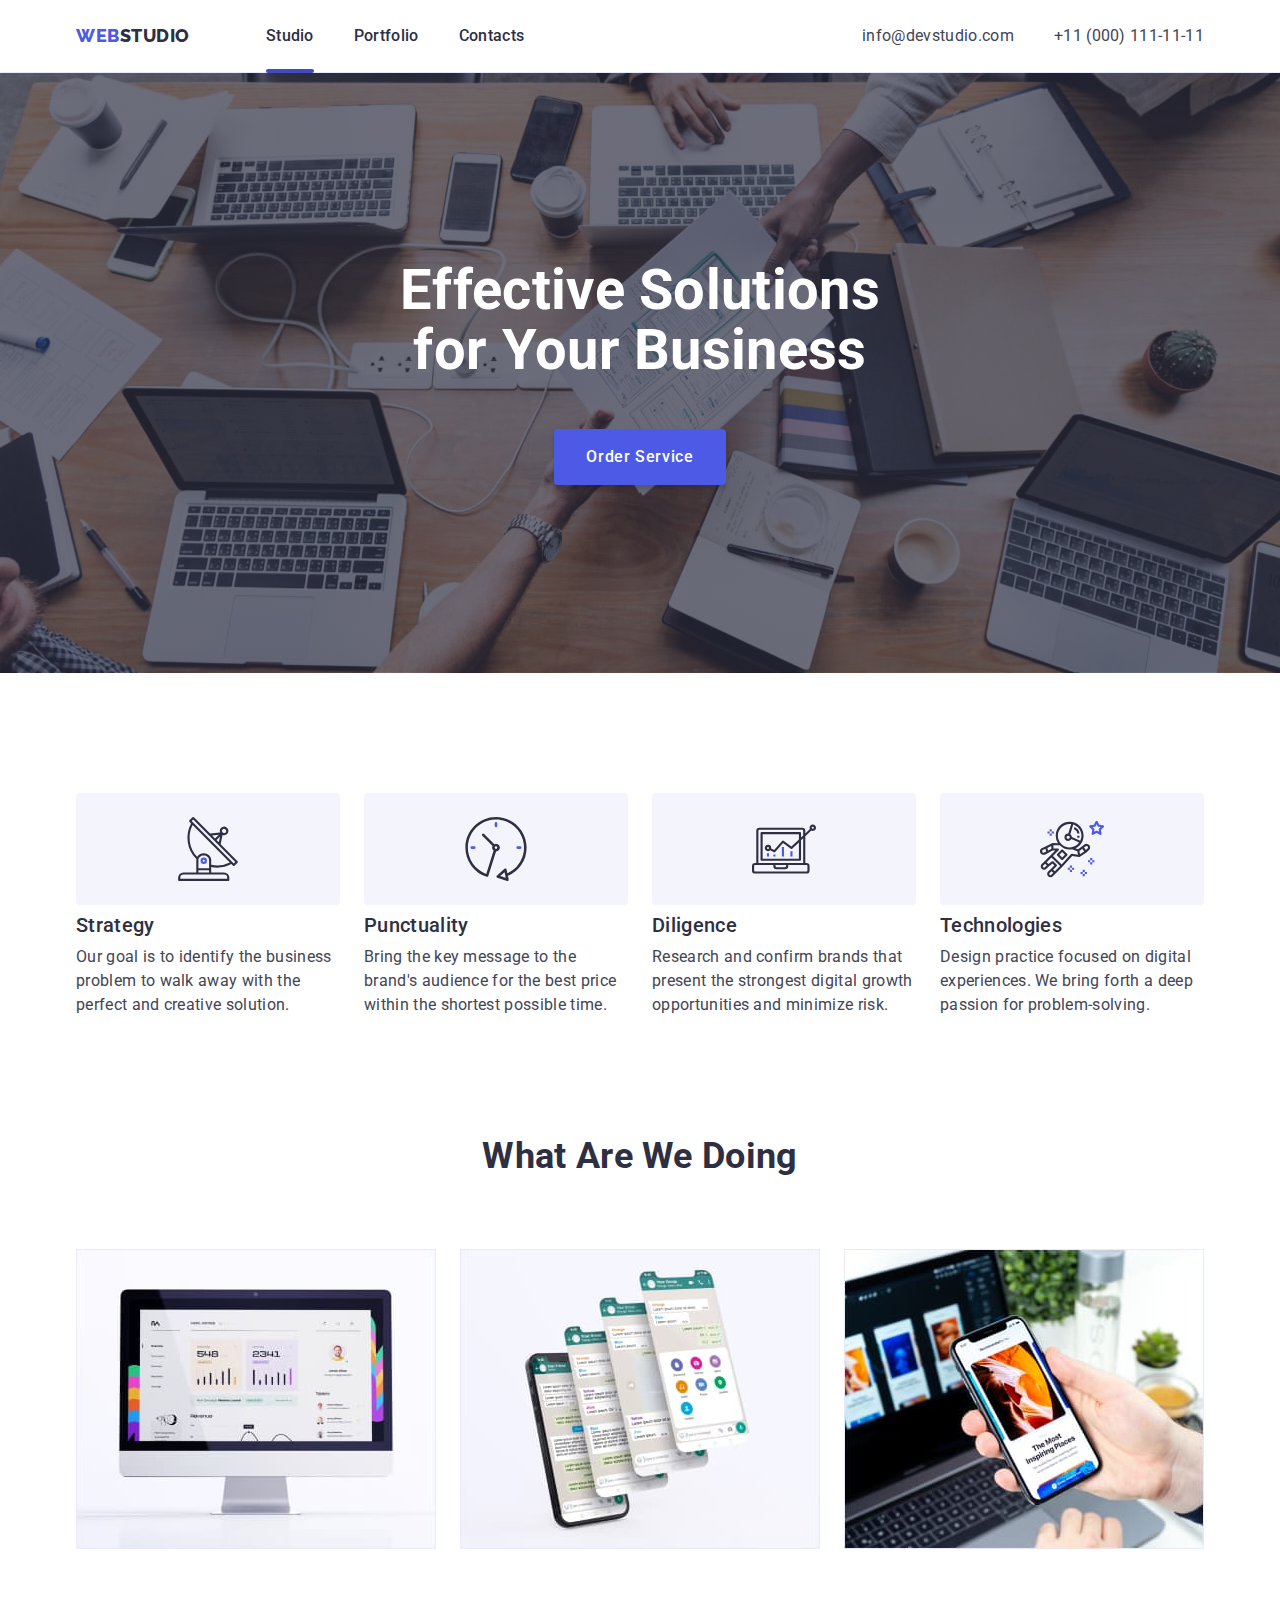
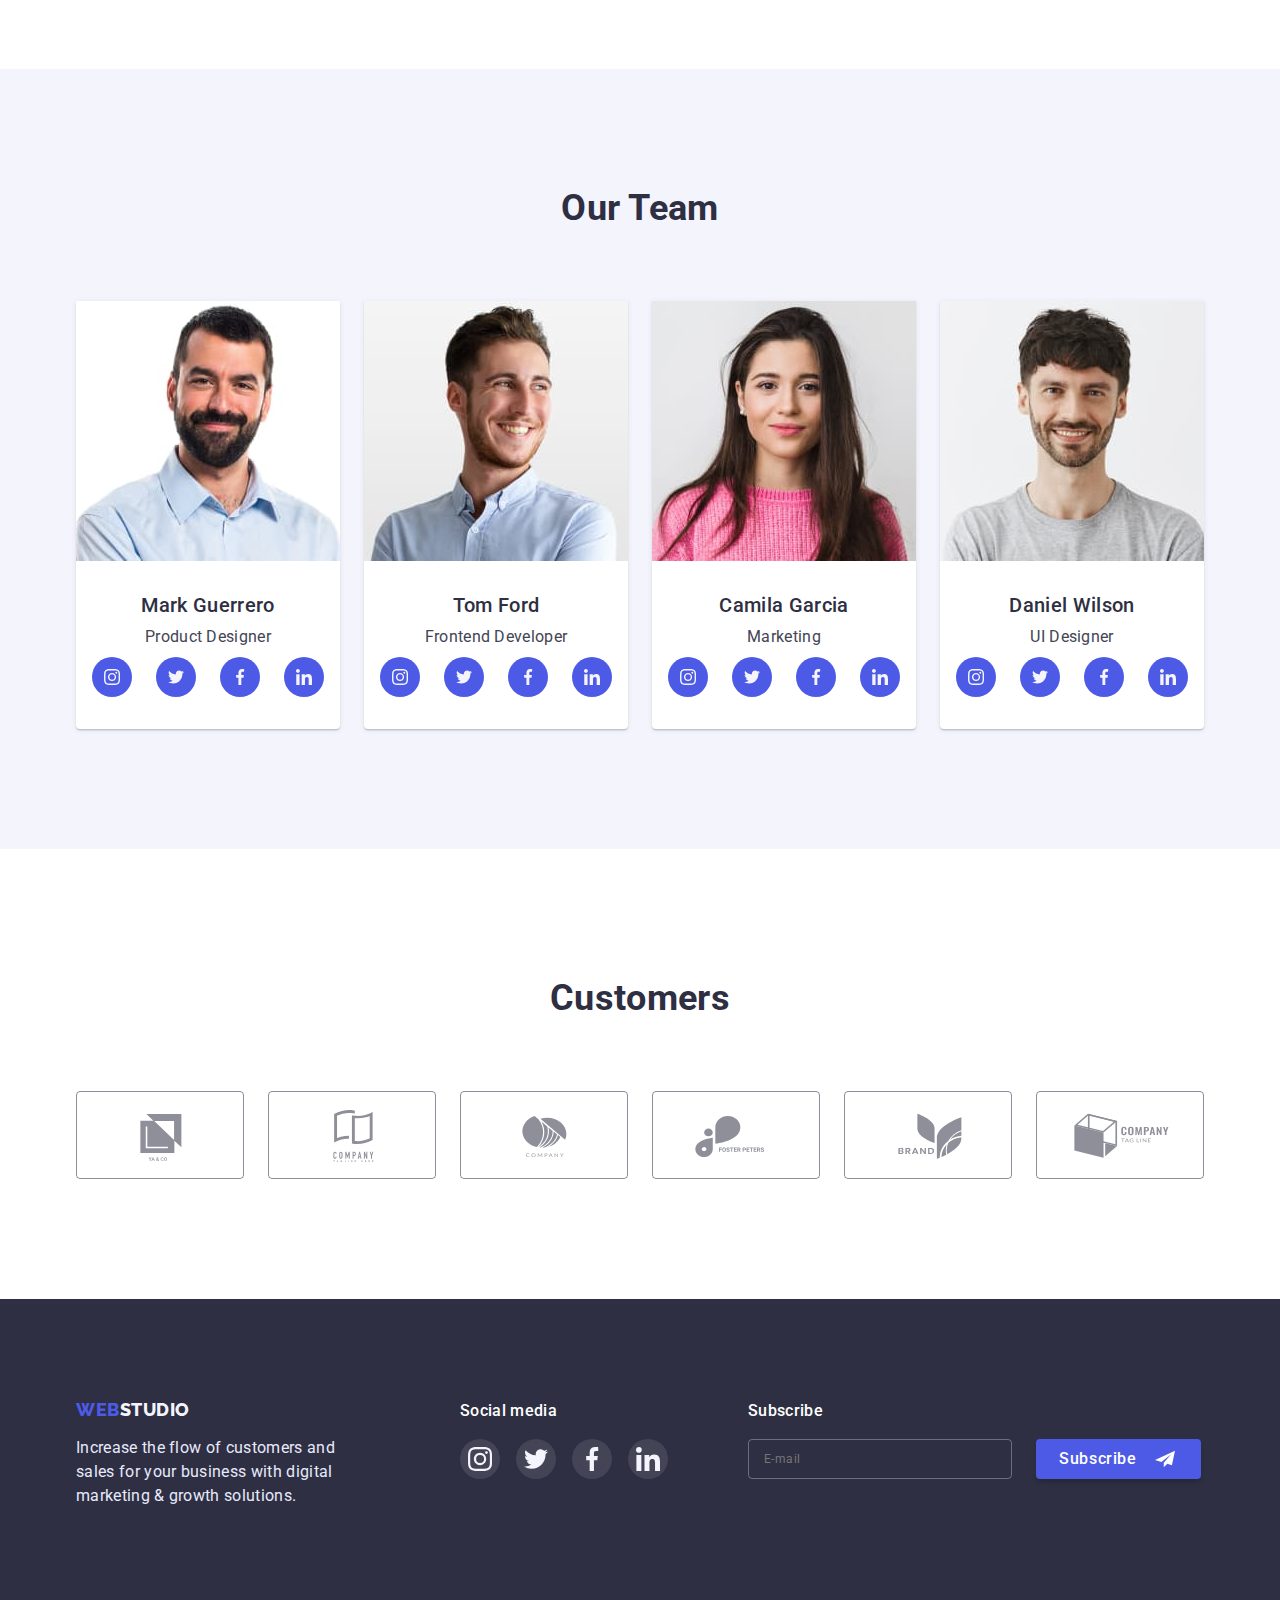
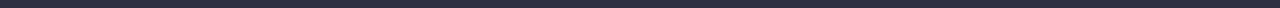
<file: index.html>
<!DOCTYPE html>
<html lang="en">
  <head>
    <meta charset="UTF-8" />
    <meta http-equiv="X-UA-Compatible" content="IE=edge" />
    <meta name="viewport" content="width=device-width, initial-scale=1.0" />
    <!-- Описание для поисковых систем -->
    <meta name="description" content="Effective Solutions for Your Business" />
    <!-- Текст на вкладке браузера -->
    <title>markup-hw-06</title>
    <!-- Семейство шрифтов ссылки -->
    <link rel="preconnect" href="https://fonts.googleapis.com" />
    <link rel="preconnect" href="https://fonts.gstatic.com" crossorigin />
    <link
      href="https://fonts.googleapis.com/css2?family=Raleway:wght@800&family=Roboto:wght@400;500;700&display=swap"
      rel="stylesheet"
    />
    <!-- modern-normalize Normalize browsers' default style -->
    <link
      rel="stylesheet"
      href="https://cdnjs.cloudflare.com/ajax/libs/modern-normalize/1.1.0/modern-normalize.min.css"
    />
    <!-- CSS стили файл -->
    <link rel="stylesheet" href="./css/styles.css" />
  </head>

  <body>
    <!-- Header section -->
    <header class="header section-header">
      <div class="container header-container">
        <nav class="header-nav">
          <a class="logo-site link" href="./index.html"
            >Web<span class="logo-color">Studio</span></a
          >
          <ul class="nav-list list">
            <li class="nav-item item">
              <a class="nav-link link current" href="./index.html">Studio</a>
            </li>
            <li class="nav-item">
              <a class="nav-link link" href="./portfolio.html">Portfolio</a>
            </li>
            <li class="nav-item">
              <a class="nav-link link" href="">Contacts</a>
            </li>
          </ul>

          <ul class="contact contact-list list">
            <li class="contact-item">
              <a class="contact-link link" href="mailto:info@devstudio.com"
                >info@devstudio.com</a
              >
            </li>
            <li class="contact-item">
              <a class="contact-link link" href="tel:+110001111111"
                >+11 (000) 111-11-11</a
              >
            </li>
          </ul>
        </nav>
      </div>
    </header>

    <!-- Main section -->
    <main>
      <!-- Hero section -->
      <section class="hero section-hero">
        <div class="containe container-elements">
          <h1 class="hero-title">Effective Solutions for Your Business</h1>
          <button class="hero-btn btn" type="button" data-modal-open>
            Order Service
          </button>
        </div>
      </section>

      <!-- Advantage -->
      <section class="advantage section-advantage">
        <div class="container">
          <h2 class="advantage-caption visually-hidden">Bignity</h2>
          <ul class="advantage-list list">
            <li class="advantage-item">
              <div class="advantage-icon-box">
                <svg class="icon-advantage" width="64" height="64">
                  <use href="./images/icons.svg#icon-antenna-1"></use>
                </svg>
              </div>
              <h3 class="advantage-title title-third">Strategy</h3>
              <p class="advantage-description">
                Our goal is to identify the business problem to walk away with
                the perfect and creative solution.
              </p>
            </li>

            <li class="advantage-item">
              <div class="advantage-icon-box">
                <svg class="icon-advantage" width="64" height="64">
                  <use href="./images/icons.svg#icon-clock-1"></use>
                </svg>
              </div>
              <h3 class="advantage-title title-third">Punctuality</h3>
              <p class="advantage-description">
                Bring the key message to the brand's audience for the best price
                within the shortest possible time.
              </p>
            </li>

            <li class="advantage-item">
              <div class="advantage-icon-box">
                <svg class="icon-advantage" width="64" height="64">
                  <use href="./images/icons.svg#icon-diagram-1"></use>
                </svg>
              </div>
              <h3 class="advantage-title title-third">Diligence</h3>
              <p class="advantage-description">
                Research and confirm brands that present the strongest digital
                growth opportunities and minimize risk.
              </p>
            </li>

            <li class="advantage-item">
              <div class="advantage-icon-box">
                <svg class="icon-advantage" width="64" height="64">
                  <use href="./images/icons.svg#icon-astronaut-1"></use>
                </svg>
              </div>
              <h3 class="advantage-title title-third">Technologies</h3>
              <p class="advantage-description">
                Design practice focused on digital experiences. We bring forth a
                deep passion for problem-solving.
              </p>
            </li>
          </ul>
        </div>
      </section>

      <!-- Benefits section -->
      <section class="benefits section-benefits">
        <div class="container">
          <h2 class="benefits-title title-two">What are we doing</h2>
          <ul class="benefits-list list card-set">
            <li class="benefits-item item-set">
              <img
                src="./images/benefits/img-1.jpg"
                alt="computer"
                width="360"
                height="300"
              />
            </li>

            <li class="benefits-item item-set">
              <img
                src="./images/benefits/img-2.jpg"
                alt="service"
                width="360"
                height="300"
              />
            </li>

            <li class="benefits-item item-set">
              <img
                src="./images/benefits/img-3.jpg"
                alt="screenshot"
                width="360"
                height="300"
              />
            </li>
          </ul>
        </div>
      </section>

      <!-- Team section -->
      <section class="team section-team">
        <div class="container">
          <h2 class="team-title title-two">Our Team</h2>
          <ul class="team-list list card-set">
            <li class="team-item item-set">
              <img
                src="./images/team/img-1.jpg"
                alt="employee-photo-1"
                width="264"
                height="260"
              />
              <div class="team-item-content">
                <h3 class="team-title title-third text-center team-name">
                  Mark Guerrero
                </h3>
                <p class="team-position text-center">Product Designer</p>
                <ul class="social-media-list list">
                  <li class="social-media-item">
                    <a
                      class="social-media-link link icon-blue"
                      href="https://instagram.com"
                      rel="noopener noreferrer"
                      aria-label="Instagram"
                    >
                      <svg class="" width="16" height="16">
                        <use href="./images/icons.svg#icon-instagram-2"></use>
                      </svg>
                    </a>
                  </li>

                  <li class="social-media-item">
                    <a
                      class="social-media-link link icon-blue"
                      href="https://twiter.com"
                      rel="noopener noreferrer"
                      aria-label="Twiter"
                    >
                      <svg class="" width="16" height="16">
                        <use href="./images/icons.svg#icon-twitter-1"></use>
                      </svg>
                    </a>
                  </li>

                  <li class="social-media-item">
                    <a
                      class="social-media-link link icon-blue"
                      href="https://facebook.com"
                      rel="noopener noreferrer"
                      aria-label="Facebook"
                    >
                      <svg class="" width="16" height="16">
                        <use href="./images/icons.svg#icon-facebook-1"></use>
                      </svg>
                    </a>
                  </li>

                  <li class="social-media-item">
                    <a
                      class="social-media-link link icon-blue"
                      href="https://linkedin.com"
                      rel="noopener noreferrer"
                      aria-label="Linkedin"
                    >
                      <svg class="" width="16" height="16">
                        <use href="./images/icons.svg#icon-linkedin-1"></use>
                      </svg>
                    </a>
                  </li>
                </ul>
              </div>
            </li>

            <li class="team-item item-set">
              <img
                src="./images/team/img-2.jpg"
                alt="employee-photo-2"
                width="264"
                height="260"
              />
              <div class="team-item-content">
                <h3 class="team-title title-third text-center team-name">
                  Tom Ford
                </h3>
                <p class="team-position text-center">Frontend Developer</p>
                <ul class="social-media-list list">
                  <li class="social-media-item">
                    <a
                      class="social-media-link link icon-blue"
                      href="https://instagram.com"
                      rel="noopener noreferrer"
                      aria-label="Instagram"
                    >
                      <svg class="" width="16" height="16">
                        <use href="./images/icons.svg#icon-instagram-2"></use>
                      </svg>
                    </a>
                  </li>

                  <li class="social-media-item">
                    <a
                      class="social-media-link link icon-blue"
                      href="https://twiter.com"
                      rel="noopener noreferrer"
                      aria-label="Twiter"
                    >
                      <svg class="" width="16" height="16">
                        <use href="./images/icons.svg#icon-twitter-1"></use>
                      </svg>
                    </a>
                  </li>

                  <li class="social-media-item">
                    <a
                      class="social-media-link link icon-blue"
                      href="https://facebook.com"
                      rel="noopener noreferrer"
                      aria-label="Facebook"
                    >
                      <svg class="" width="16" height="16">
                        <use href="./images/icons.svg#icon-facebook-1"></use>
                      </svg>
                    </a>
                  </li>

                  <li class="social-media-item">
                    <a
                      class="social-media-link link icon-blue"
                      href="https://linkedin.com"
                      rel="noopener noreferrer"
                      aria-label="Linkedin"
                    >
                      <svg class="" width="16" height="16">
                        <use href="./images/icons.svg#icon-linkedin-1"></use>
                      </svg>
                    </a>
                  </li>
                </ul>
              </div>
            </li>

            <li class="team-item item-set">
              <img
                src="./images/team/img-3.jpg"
                alt="employee-photo-3"
                width="264"
                height="260"
              />
              <div class="team-item-content">
                <h3 class="team-title title-third text-center team-name">
                  Camila Garcia
                </h3>
                <p class="team-position text-center">Marketing</p>
                <ul class="social-media-list list">
                  <li class="social-media-item">
                    <a
                      class="social-media-link link icon-blue"
                      href="https://instagram.com"
                      rel="noopener noreferrer"
                      aria-label="Instagram"
                    >
                      <svg class="" width="16" height="16">
                        <use href="./images/icons.svg#icon-instagram-2"></use>
                      </svg>
                    </a>
                  </li>

                  <li class="social-media-item">
                    <a
                      class="social-media-link link icon-blue"
                      href="https://twiter.com"
                      rel="noopener noreferrer"
                      aria-label="Twiter"
                    >
                      <svg class="" width="16" height="16">
                        <use href="./images/icons.svg#icon-twitter-1"></use>
                      </svg>
                    </a>
                  </li>

                  <li class="social-media-item">
                    <a
                      class="social-media-link link icon-blue"
                      href="https://facebook.com"
                      rel="noopener noreferrer"
                      aria-label="Facebook"
                    >
                      <svg class="" width="16" height="16">
                        <use href="./images/icons.svg#icon-facebook-1"></use>
                      </svg>
                    </a>
                  </li>

                  <li class="social-media-item">
                    <a
                      class="social-media-link link icon-blue"
                      href="https://linkedin.com"
                      rel="noopener noreferrer"
                      aria-label="Linkedin"
                    >
                      <svg class="" width="16" height="16">
                        <use href="./images/icons.svg#icon-linkedin-1"></use>
                      </svg>
                    </a>
                  </li>
                </ul>
              </div>
            </li>

            <li class="team-item item-set">
              <img
                src="./images/team/img-4.jpg"
                alt="employee-photo-4"
                width="264"
                height="260"
              />
              <div class="team-item-content">
                <h3 class="team-title title-third text-center team-name">
                  Daniel Wilson
                </h3>
                <p class="team-position text-center">UI Designer</p>
                <ul class="social-media-list list">
                  <li class="social-media-item">
                    <a
                      class="social-media-link link icon-blue"
                      href="https://instagram.com"
                      rel="noopener noreferrer"
                      aria-label="Instagram"
                    >
                      <svg class="" width="16" height="16">
                        <use href="./images/icons.svg#icon-instagram-2"></use>
                      </svg>
                    </a>
                  </li>

                  <li class="social-media-item">
                    <a
                      class="social-media-link link icon-blue"
                      href="https://twiter.com"
                      rel="noopener noreferrer"
                      aria-label="Twiter"
                    >
                      <svg class="" width="16" height="16">
                        <use href="./images/icons.svg#icon-twitter-1"></use>
                      </svg>
                    </a>
                  </li>

                  <li class="social-media-item">
                    <a
                      class="social-media-link link icon-blue"
                      href="https://facebook.com"
                      rel="noopener noreferrer"
                      aria-label="Facebook"
                    >
                      <svg class="" width="16" height="16">
                        <use href="./images/icons.svg#icon-facebook-1"></use>
                      </svg>
                    </a>
                  </li>

                  <li class="social-media-item">
                    <a
                      class="social-media-link link icon-blue"
                      href="https://linkedin.com"
                      rel="noopener noreferrer"
                      aria-label="Linkedin"
                    >
                      <svg class="" width="16" height="16">
                        <use href="./images/icons.svg#icon-linkedin-1"></use>
                      </svg>
                    </a>
                  </li>
                </ul>
              </div>
            </li>
          </ul>
        </div>
      </section>

      <!-- Customers section -->
      <section class="customers-section">
        <div class="container">
          <h2 class="customers-title title-two">Customers</h2>

          <ul class="customers-list list">
            <li class="customers-item">
              <a
                class="customers-link link"
                href=""
                rel="noopener noreferrer"
                aria-label="Company 1"
              >
                <svg class="customers-icon" width="104" height="56">
                  <use href="./images/icons.svg#icon-Logo"></use>
                </svg>
              </a>
            </li>

            <li class="customers-item">
              <a
                class="customers-link link"
                href=""
                rel="noopener noreferrer"
                aria-label="Company 2"
              >
                <svg class="customers-icon" width="104" height="56">
                  <use href="./images/icons.svg#icon-Logo-1"></use>
                </svg>
              </a>
            </li>

            <li class="customers-item">
              <a
                class="customers-link link"
                href=""
                rel="noopener noreferrer"
                aria-label="Company 3"
              >
                <svg class="customers-icon" width="104" height="56">
                  <use href="./images/icons.svg#icon-Logo-2"></use>
                </svg>
              </a>
            </li>

            <li class="customers-item">
              <a
                class="customers-link link"
                href=""
                rel="noopener noreferrer"
                aria-label="Company 4"
              >
                <svg class="customers-icon" width="104" height="56">
                  <use href="./images/icons.svg#icon-Logo-3"></use>
                </svg>
              </a>
            </li>

            <li class="customers-item">
              <a
                class="customers-link link"
                href=""
                rel="noopener noreferrer"
                aria-label="Company 5"
              >
                <svg class="customers-icon" width="104" height="56">
                  <use href="./images/icons.svg#icon-Logo-4"></use>
                </svg>
              </a>
            </li>

            <li class="customers-item">
              <a
                class="customers-link link"
                href=""
                rel="noopener noreferrer"
                aria-label="6"
              >
                <svg class="customers-icon" width="104" height="56">
                  <use href="./images/icons.svg#icon-Logo-5"></use>
                </svg>
              </a>
            </li>
          </ul>
        </div>
      </section>
    </main>

    <!-- Footer section -->
    <footer class="footer section-footer">
      <div class="container">
        <div class="footer-box">
          <!-- footer-logo -->
          <div class="footer-box-logo">
            <a href="./index.html" class="logo-site link logo-footer"
              >Web<span class="logo-color-second">Studio</span></a
            >
            <p class="footer-description">
              Increase the flow of customers and sales for your business with
              digital marketing & growth solutions.
            </p>
          </div>

          <!-- social-media -->
          <div class="footer-social-media">
            <h2 class="footer-social-title text-five">Social media</h2>
            <ul class="list social-media-list">
              <li class="social-media-item">
                <a
                  class="social-media-link link icon-grey"
                  href="https://instagram.com"
                  rel="noopener noreferrer"
                  aria-label="Instagram"
                >
                  <svg class="" width="24" height="24">
                    <use href="./images/icons.svg#icon-instagram-2"></use>
                  </svg>
                </a>
              </li>

              <li class="social-media-item">
                <a
                  class="social-media-link link icon-grey"
                  href="https://twiter.com"
                  rel="noopener noreferrer"
                  aria-label="Twiter"
                >
                  <svg class="" width="24" height="24">
                    <use href="./images/icons.svg#icon-twitter-1"></use>
                  </svg>
                </a>
              </li>

              <li class="social-media-item">
                <a
                  class="social-media-link link icon-grey"
                  href="https://facebook.com"
                  rel="noopener noreferrer"
                  aria-label="Facebook"
                >
                  <svg class="" width="24" height="24">
                    <use href="./images/icons.svg#icon-facebook-1"></use>
                  </svg>
                </a>
              </li>

              <li class="social-media-item">
                <a
                  class="social-media-link link icon-grey"
                  href="https://linkedin.com"
                  rel="noopener noreferrer"
                  aria-label="Linkedin"
                >
                  <svg class="" width="24" height="24">
                    <use href="./images/icons.svg#icon-linkedin-1"></use>
                  </svg>
                </a>
              </li>
            </ul>
          </div>

          <!-- subscribe form -->
          <div class="footer-form">
            <strong class="footer-form-title text-five">Subscribe</strong>
            <form
              class="subscribe-form"
              name="subscribe_form"
              autocomplete="off"
            >
              <input
                class="footer-form-input"
                type="email"
                name="user_email"
                placeholder="E-mail"
                required
              />
              <button class="footer-btn-submit btn hero-btn" type="submit">
                Subscribe
                <svg class="icon-subscribe" width="24" height="20">
                  <use href="./images/icons.svg#icon-telegram-icon-1"></use>
                </svg>
              </button>
            </form>
          </div>
        </div>
      </div>
    </footer>

    <!-- Modal-window -->
    <div class="backdrop is-hidden" data-modal>
      <div class="modal">
        <button class="modal-btn btn" type="button" data-modal-close>
          <svg class="modal-icon" width="8" height="8">
            <use href="./images/icons.svg#icon-Vector"></use>
          </svg>
        </button>

        <strong class="modal-title text-five"
          >Leave your contacts and we will call you back</strong
        >

        <form class="modal-form" name="modal_form" autocomplete="on">

          <!-- form name -->
          <label class="modal-form-label" for="user_name_modal">Name</label>
          <div class="modal-form-group">
            <input
              class="modal-form-input"
              type="text"
              id="user_name_modal"
              required
              minlength="2"
            />
            <svg class="modal-form-icon" width="18" height="18">
              <use href="./images/icons.svg#icon-person-black-1"></use>
            </svg>
          </div>

          <!-- form phone -->
          <label class="modal-form-label" for="user_phone_modal">Phone</label>
          <div class="modal-form-group">
            <input
              class="modal-form-input"
              type="tel"
              id="user_phone_modal"
              required
            />
            <svg class="modal-form-icon" width="18" height="24">
              <use href="./images/icons.svg#icon-phone-black-1"></use>
            </svg>
          </div>

          <!-- form email -->
          <label class="modal-form-label" for="user_mail_modal">Email</label>
          <div class="modal-form-group">
            <input
              class="modal-form-input"
              type="email"
              id="user_mail_modal"
              required
            />
            <svg class="modal-form-icon" width="18" height="24">
              <use href="./images/icons.svg#icon-email-black-1"></use>
            </svg>
          </div>

          <!-- form comment -->
          <label class="modal-form-label" for="user_comment">Comment</label>
          <textarea
            class="modal-form-input modal-form-comment"
            name="user_comment"
            id="user_comment"
            placeholder="Text input"
          ></textarea>

          <!-- form policy -->
          <label class="modal-form-policy">
            <input
              class="modal-policy-checkbox visually-hidden"
              name="user_policy"
              type="checkbox"
              required
            />

            <span class="policy-icon-box">
              <svg class="police-icon" width="10" height="8">
                <use href="./images/icons.svg#icon-checkbox-2"></use>
              </svg>
            </span>

            <span class="modal-policy-text"
              >I accept the terms and conditions of the
              <a class="modal-policy-link" href="">Privacy Policy</a></span
            >
          </label>

          <!-- form buttom -->
          <button class="modal-form-btn btn hero-btn" type="submit">
            Send
          </button>
        </form>
      </div>
    </div>

    <script src="./js/modal.js"></script>
  </body>
</html>
</file>
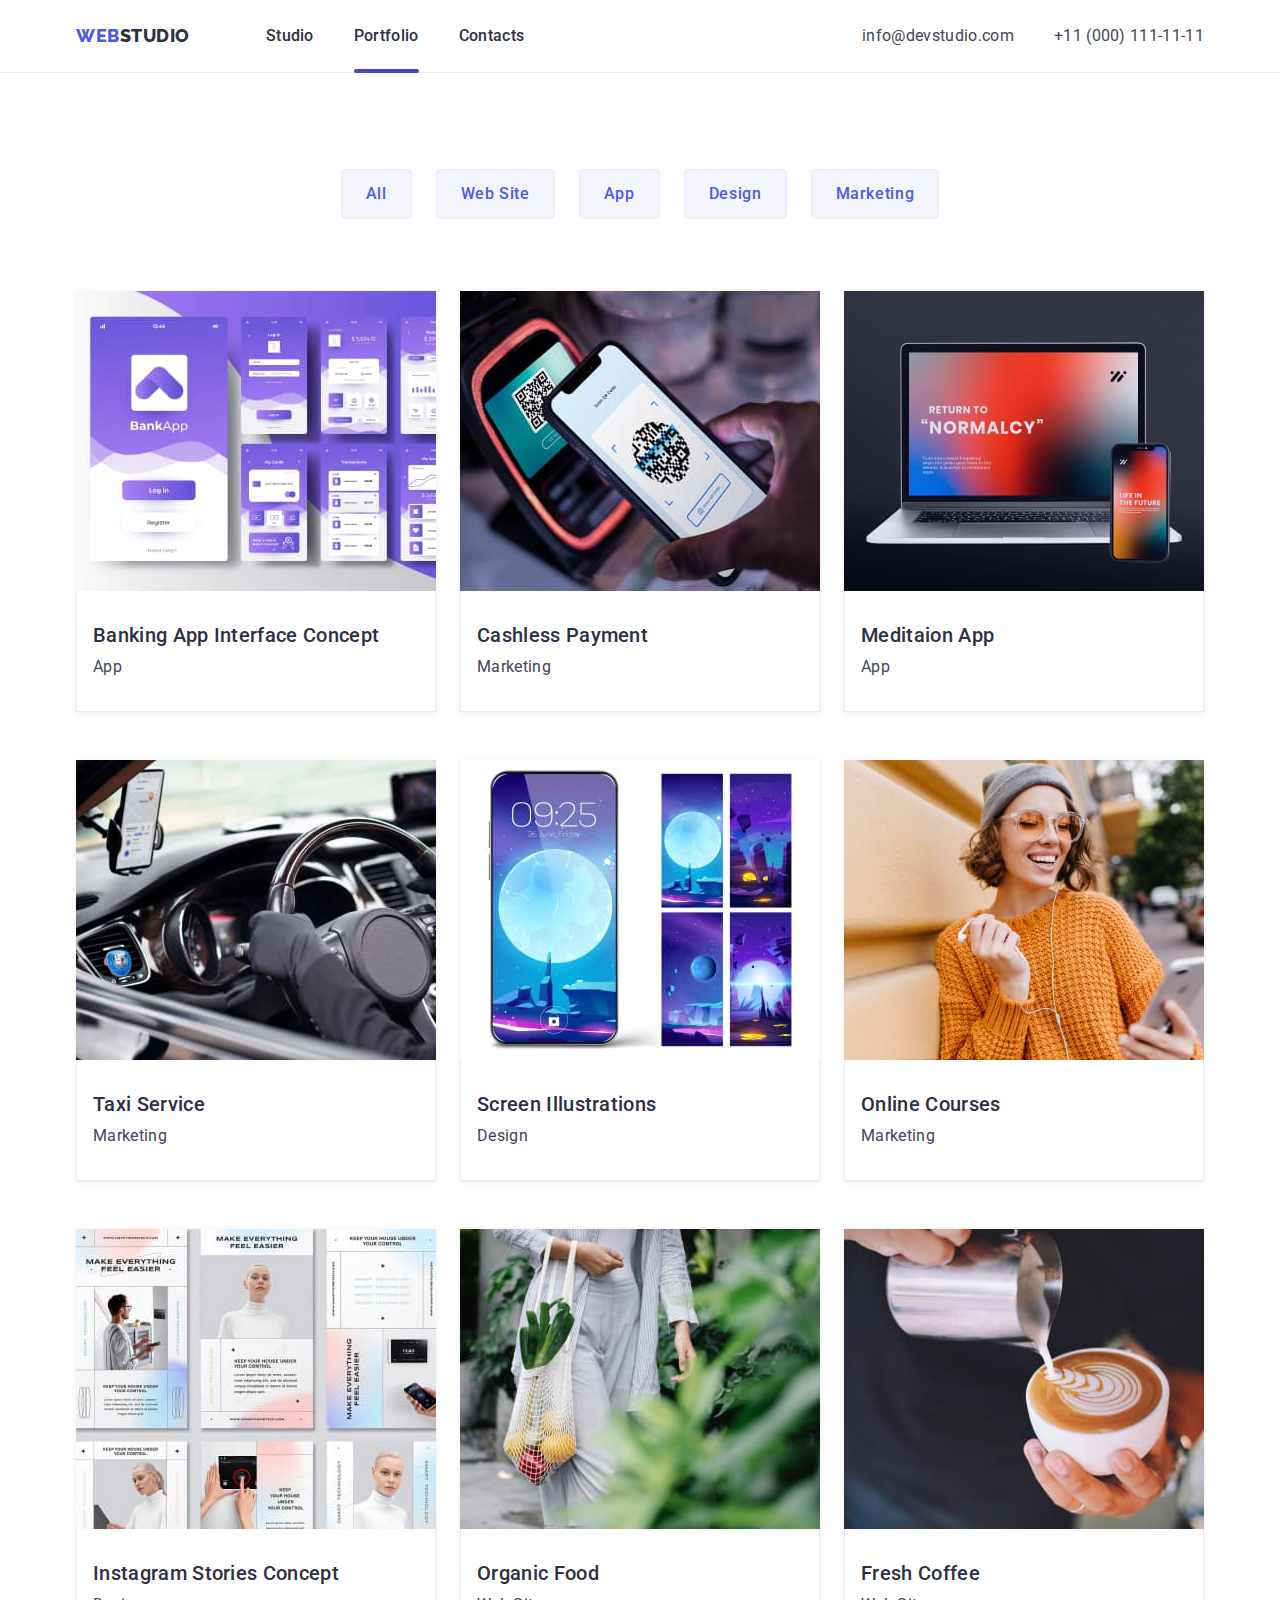
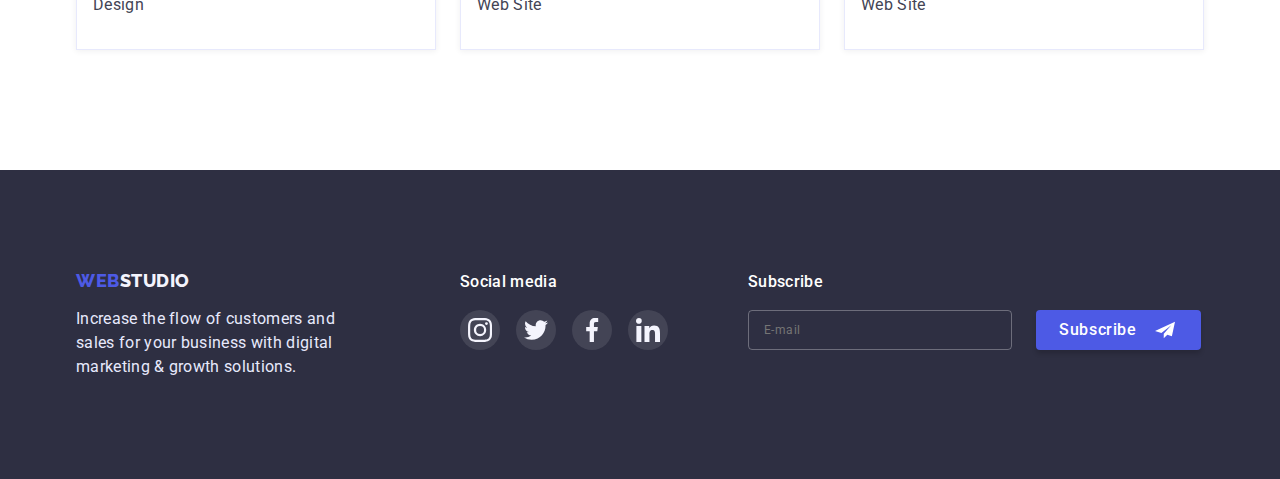
<file: portfolio.html>
<!DOCTYPE html>
<html lang="en">
  <head>
    <meta charset="UTF-8" />
    <meta http-equiv="X-UA-Compatible" content="IE=edge" />
    <meta name="viewport" content="width=device-width, initial-scale=1.0" />
    <!-- Описание для поисковых систем -->
    <meta name="description" content="Effective Solutions for Your Business" />
    <!-- Текст на вкладке браузера -->
    <title>markup-hw-portfolio</title>
    <!-- Семейство шрифтов ссылки -->
    <link rel="preconnect" href="https://fonts.googleapis.com" />
    <link rel="preconnect" href="https://fonts.gstatic.com" crossorigin />
    <link
      href="https://fonts.googleapis.com/css2?family=Raleway:wght@800&family=Roboto:wght@400;500;700&display=swap"
      rel="stylesheet"
    />
    <!-- modern-normalize Normalize browsers' default style -->
    <link
      rel="stylesheet"
      href="https://cdnjs.cloudflare.com/ajax/libs/modern-normalize/1.1.0/modern-normalize.min.css"
    />
    <!-- CSS стили файл -->
    <link rel="stylesheet" href="./css/styles.css" />
  </head>

  <body>
    <!-- Header section -->
    <header class="header section-header">
      <div class="container header-container">
        <nav class="header-nav">
          <a href="./index.html" class="logo-site link"
            >Web<span class="logo-color">Studio</span></a
          >
          <ul class="nav-list list">
            <li class="nav-item item">
              <a href="./index.html" class="nav-link link">Studio</a>
            </li>
            <li class="nav-item">
              <a href="./portfolio.html" class="nav-link link current"
                >Portfolio</a
              >
            </li>
            <li class="nav-item">
              <a href="" class="nav-link link">Contacts</a>
            </li>
          </ul>

          <ul class="contact contact-list list">
            <li class="contact-item">
              <a href="mailto:info@devstudio.com" class="contact-link link"
                >info@devstudio.com</a
              >
            </li>
            <li class="contact-item">
              <a href="tel:+110001111111" class="contact-link link"
                >+11 (000) 111-11-11</a
              >
            </li>
          </ul>
        </nav>
      </div>
    </header>

    <!-- Main section -->
    <main>
      <!-- Portfolio section -->
      <section class="section-portfolio">
        <div class="container">
          <h1 class="visually-hidden">Portfolio</h1>
          <ul class="filter-portfolio list">
            <li class="filter-item">
              <button type="button" class="filter-btn btn">All</button>
            </li>
            <li class="filter-item">
              <button type="button" class="filter-btn btn">Web Site</button>
            </li>
            <li class="filter-item">
              <button type="button" class="filter-btn btn">App</button>
            </li>
            <li class="filter-item">
              <button type="button" class="filter-btn btn">Design</button>
            </li>
            <li class="filter-item">
              <button type="button" class="filter-btn btn">Marketing</button>
            </li>
          </ul>

          <ul class="portfolio-list card-set list">
            <li class="portfolio-item card-item">
              <a class="portfolio-link link" href="">
                <div class="portfolio-img-box">
                  <img
                    src="./images/portfolio/img-1.jpg"
                    alt="app features image"
                    width="360"
                    height="300"
                  />
                  <div class="portfolio-card-overlay">
                    <p>
                      14 Stylish and User-Friendly App Design Concepts · Task
                      Manager App · Calorie Tracker App · Exotic Fruit Ecommerce
                      App · Cloud Storage App
                    </p>
                  </div>
                </div>
                <div class="portfolio-card-descr">
                  <h2 class="title-third">Banking App Interface Concept</h2>
                  <p class="description-txt">App</p>
                </div>
              </a>
            </li>

            <li class="portfolio-item card-item">
              <a class="portfolio-link link" href="">
                <div class="portfolio-img-box">
                  <img
                    src="./images/portfolio/img-2.jpg"
                    alt="qr code scanner image"
                    width="360"
                    height="300"
                  />
                  <div class="portfolio-card-overlay">
                    <p>
                      14 Stylish and User-Friendly App Design Concepts · Task
                      Manager App · Calorie Tracker App · Exotic Fruit Ecommerce
                      App · Cloud Storage App
                    </p>
                  </div>
                </div>

                <div class="portfolio-card-descr">
                  <h2 class="title-third">Cashless Payment</h2>
                  <p class="description-txt">Marketing</p>
                </div>
              </a>
            </li>

            <li class="portfolio-item card-item">
              <a class="portfolio-link link" href="">
                <div class="portfolio-img-box">
                  <img
                    src="./images/portfolio/img-3.jpg"
                    alt="synchronization of the computer with the phone image"
                    width="360"
                    height="300"
                  />
                  <div class="portfolio-card-overlay">
                    <p>
                      14 Stylish and User-Friendly App Design Concepts · Task
                      Manager App · Calorie Tracker App · Exotic Fruit Ecommerce
                      App · Cloud Storage App
                    </p>
                  </div>
                </div>

                <div class="portfolio-card-descr">
                  <h2 class="title-third">Meditaion App</h2>
                  <p class="description-txt">App</p>
                </div>
              </a>
            </li>

            <li class="portfolio-item card-item">
              <a class="portfolio-link link" href="">
                <div class="portfolio-img-box">
                  <img
                    src="./images/portfolio/img-4.jpg"
                    alt="man driving image"
                    width="360"
                    height="300"
                  />
                  <div class="portfolio-card-overlay">
                    <p>
                      14 Stylish and User-Friendly App Design Concepts · Task
                      Manager App · Calorie Tracker App · Exotic Fruit Ecommerce
                      App · Cloud Storage App
                    </p>
                  </div>
                </div>

                <div class="portfolio-card-descr">
                  <h2 class="title-third">Taxi Service</h2>
                  <p class="description-txt">Marketing</p>
                </div>
              </a>
            </li>

            <li class="portfolio-item card-item">
              <a class="portfolio-link link" href="">
                <div class="portfolio-img-box">
                  <img
                    src="./images/portfolio/img-5.jpg"
                    alt="Screen Illustrations image"
                    width="360"
                    height="300"
                  />
                  <div class="portfolio-card-overlay">
                    <p>
                      14 Stylish and User-Friendly App Design Concepts · Task
                      Manager App · Calorie Tracker App · Exotic Fruit Ecommerce
                      App · Cloud Storage App
                    </p>
                  </div>
                </div>

                <div class="portfolio-card-descr">
                  <h2 class="title-third">Screen Illustrations</h2>
                  <p class="description-txt">Design</p>
                </div>
              </a>
            </li>

            <li class="portfolio-item card-item">
              <a class="portfolio-link link" href="">
                <div class="portfolio-img-box">
                  <img
                    src="./images/portfolio/img-6.jpg"
                    alt="girl taking a course online image"
                    width="360"
                    height="300"
                  />
                  <div class="portfolio-card-overlay">
                    <p>
                      14 Stylish and User-Friendly App Design Concepts · Task
                      Manager App · Calorie Tracker App · Exotic Fruit Ecommerce
                      App · Cloud Storage App
                    </p>
                  </div>
                </div>
                <div class="portfolio-card-descr">
                  <h2 class="title-third">Online Courses</h2>
                  <p class="description-txt">Marketing</p>
                </div>
              </a>
            </li>

            <li class="portfolio-item card-item">
              <a class="portfolio-link link" href="">
                <div class="portfolio-img-box">
                  <img
                    src="./images/portfolio/img-7.jpg"
                    alt="Instagram Stories Concept image"
                    width="360"
                    height="300"
                  />
                  <div class="portfolio-card-overlay">
                    <p>
                      14 Stylish and User-Friendly App Design Concepts · Task
                      Manager App · Calorie Tracker App · Exotic Fruit Ecommerce
                      App · Cloud Storage App
                    </p>
                  </div>
                </div>
                <div class="portfolio-card-descr">
                  <h2 class="title-third">Instagram Stories Concept</h2>
                  <p class="description-txt">Design</p>
                </div>
              </a>
            </li>

            <li class="portfolio-item card-item">
              <a class="portfolio-link link" href="">
                <div class="portfolio-img-box">
                  <img
                    src="./images/portfolio/img-8.jpg"
                    alt="shopping girl image"
                    width="360"
                    height="300"
                  />
                  <div class="portfolio-card-overlay">
                    <p>
                      14 Stylish and User-Friendly App Design Concepts · Task
                      Manager App · Calorie Tracker App · Exotic Fruit Ecommerce
                      App · Cloud Storage App
                    </p>
                  </div>
                </div>
                <div class="portfolio-card-descr">
                  <h2 class="title-third">Organic Food</h2>
                  <p class="description-txt">Web Site</p>
                </div>
              </a>
            </li>

            <li class="portfolio-item card-item">
              <a class="portfolio-link link" href="">
                <div class="portfolio-img-box">
                  <img
                    src="./images/portfolio/img-9.jpg"
                    alt="coffee in a cup image"
                    width="360"
                    height="300"
                  />
                  <div class="portfolio-card-overlay">
                    <p>
                      14 Stylish and User-Friendly App Design Concepts · Task
                      Manager App · Calorie Tracker App · Exotic Fruit Ecommerce
                      App · Cloud Storage App
                    </p>
                  </div>
                </div>
                <div class="portfolio-card-descr">
                  <h2 class="title-third">Fresh Coffee</h2>
                  <p class="description-txt">Web Site</p>
                </div>
              </a>
            </li>
          </ul>
        </div>
      </section>
    </main>

    <!-- Footer section -->
    <footer class="footer section-footer">
      <div class="container">
        <div class="footer-box">
          <!-- footer-logo -->
          <div class="footer-box-logo">
            <a href="./index.html" class="logo-site link logo-footer"
              >Web<span class="logo-color-second">Studio</span></a
            >
            <p class="footer-description">
              Increase the flow of customers and sales for your business with
              digital marketing & growth solutions.
            </p>
          </div>

          <!-- social-media -->
          <div class="footer-social-media">
            <h2 class="footer-social-title text-five">Social media</h2>
            <ul class="list social-media-list">
              <li class="social-media-item">
                <a
                  class="social-media-link link icon-grey"
                  href="https://instagram.com"
                  rel="noopener noreferrer"
                  aria-label="Instagram"
                >
                  <svg class="" width="24" height="24">
                    <use href="./images/icons.svg#icon-instagram-2"></use>
                  </svg>
                </a>
              </li>

              <li class="social-media-item">
                <a
                  class="social-media-link link icon-grey"
                  href="https://twiter.com"
                  rel="noopener noreferrer"
                  aria-label="Twiter"
                >
                  <svg class="" width="24" height="24">
                    <use href="./images/icons.svg#icon-twitter-1"></use>
                  </svg>
                </a>
              </li>

              <li class="social-media-item">
                <a
                  class="social-media-link link icon-grey"
                  href="https://facebook.com"
                  rel="noopener noreferrer"
                  aria-label="Facebook"
                >
                  <svg class="" width="24" height="24">
                    <use href="./images/icons.svg#icon-facebook-1"></use>
                  </svg>
                </a>
              </li>

              <li class="social-media-item">
                <a
                  class="social-media-link link icon-grey"
                  href="https://linkedin.com"
                  rel="noopener noreferrer"
                  aria-label="Linkedin"
                >
                  <svg class="" width="24" height="24">
                    <use href="./images/icons.svg#icon-linkedin-1"></use>
                  </svg>
                </a>
              </li>
            </ul>
          </div>

          <!-- subscribe form -->
          <div class="footer-form">
            <strong class="footer-form-title text-five">Subscribe</strong>
            <form
              class="subscribe-form"
              name="subscribe_form"
              autocomplete="off"
            >
              <input
                class="footer-form-input"
                type="email"
                name="user_email"
                placeholder="E-mail"
                required
              />
              <button class="footer-btn-submit btn hero-btn" type="submit">
                Subscribe
                <svg class="icon-subscribe" width="24" height="20">
                  <use href="./images/icons.svg#icon-telegram-icon-1"></use>
                </svg>
              </button>
            </form>
          </div>
        </div>
      </div>
    </footer>
  </body>
</html>
</file>
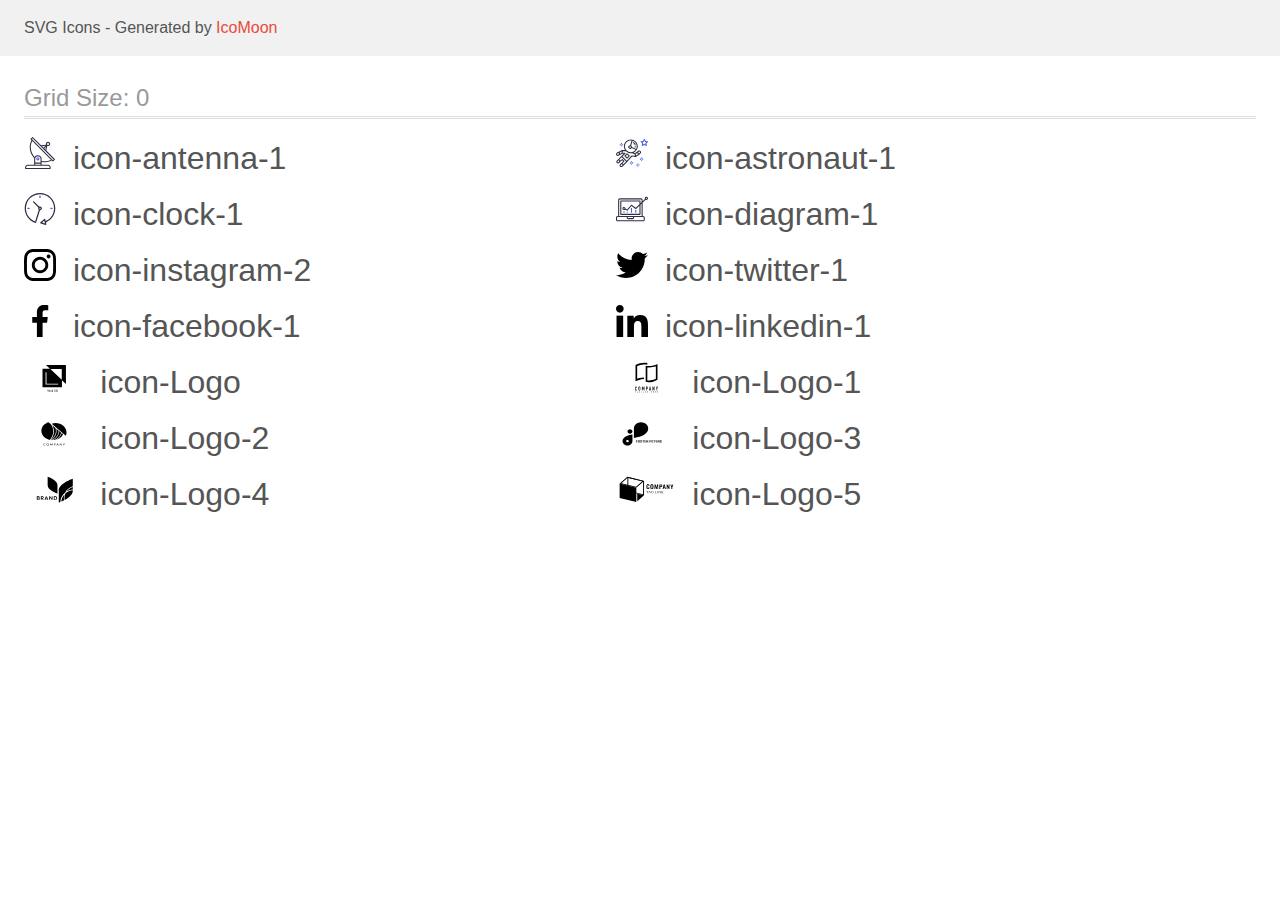
<file: images/icons/icomoon/demo.html>
<!doctype html>
<html>
<head>
    <title>IcoMoon - SVG Icons</title>
    <meta charset="utf-8">
    <meta name="viewport" content="width=device-width, initial-scale=1">
    <link rel="stylesheet" href="demo-files/demo.css">
    <link rel="stylesheet" href="style.css">
</head>
<body>
<svg aria-hidden="true" style="position: absolute; width: 0; height: 0; overflow: hidden;" version="1.1" xmlns="http://www.w3.org/2000/svg" xmlns:xlink="http://www.w3.org/1999/xlink">
<defs>
<symbol id="icon-antenna-1" viewBox="0 0 32 32">
<path fill="#2e2f42" style="fill: var(--color1, #2e2f42)" d="M30.773 22.098l-8.443-8.505 0.937-4.615c0.242 0.094 0.499 0.144 0.758 0.146h0.006c1.192 0.014 2.17-0.941 2.184-2.133s-0.941-2.17-2.133-2.184c-1.192-0.014-2.17 0.941-2.184 2.133-0.003 0.255 0.039 0.509 0.125 0.749l-4.96 0.605-8.091-8.133c-0.099-0.101-0.235-0.159-0.377-0.16-0.14 0.001-0.274 0.056-0.373 0.155l-1.513 1.504c-0.208 0.208-0.208 0.546 0 0.754l0.814 0.826c-3.153 5.798-2.129 12.978 2.519 17.663 0.043 0.041 0.092 0.074 0.146 0.098-0.034 0.18-0.051 0.364-0.052 0.547v6.187h-6.4c-1.472 0.002-2.665 1.195-2.667 2.667v1.067c0 0.295 0.239 0.533 0.533 0.533h24.533c0.295 0 0.533-0.239 0.533-0.533v-1.067c-0.002-1.472-1.195-2.665-2.667-2.667h-6.4v-2.742c1.003 0.21 2.024 0.317 3.049 0.32 2.458-0.003 4.877-0.615 7.040-1.783l0.818 0.823c0.099 0.101 0.235 0.159 0.377 0.16 0.14-0.001 0.274-0.056 0.373-0.155l1.513-1.504c0.208-0.208 0.208-0.546 0-0.754zM23.28 6.233c0.418-0.415 1.093-0.414 1.509 0.004s0.414 1.093-0.004 1.508c-0.2 0.199-0.47 0.31-0.752 0.31h-0.003c-0.589-0.003-1.064-0.483-1.061-1.072 0.002-0.282 0.115-0.552 0.314-0.751h-0.002zM22.024 9.738l-0.598 2.946-1.175-1.182 1.774-1.763zM21.419 8.836l-1.92 1.909-1.485-1.493 3.405-0.415zM24.004 28.8c0.884 0 1.6 0.716 1.6 1.6v0.533h-23.467v-0.533c0-0.884 0.716-1.6 1.6-1.6h20.267zM16.537 26.667v1.067h-5.333v-1.067h5.333zM11.204 25.6v-4.053c0-1.294 1.196-2.347 2.667-2.347s2.667 1.053 2.667 2.347v4.053h-5.333zM17.604 23.904v-2.357c0-1.882-1.675-3.413-3.733-3.413-1.331-0.020-2.576 0.657-3.281 1.786-4.058-4.274-4.971-10.645-2.279-15.887l18.602 18.708c-2.872 1.461-6.165 1.873-9.309 1.163zM28.893 23.22l-21.057-21.181 0.755-0.752 7.935 7.98c0.004 0 0.006 0.007 0.010 0.010l13.115 13.191-0.757 0.752z"></path>
<path fill="#4d5ae5" style="fill: var(--color2, #4d5ae5)" d="M13.876 20.267h-0.005c-0.884-0.001-1.601 0.714-1.602 1.598s0.714 1.601 1.598 1.602h0.005c0.884 0.001 1.601-0.714 1.602-1.598s-0.714-1.601-1.598-1.602zM14.249 22.245c-0.1 0.1-0.236 0.156-0.378 0.155-0.295-0.002-0.532-0.242-0.531-0.536 0.001-0.141 0.057-0.276 0.157-0.375s0.233-0.154 0.373-0.155c0.295 0.002 0.532 0.242 0.531 0.536-0.001 0.141-0.057 0.276-0.157 0.375h0.005z"></path>
</symbol>
<symbol id="icon-astronaut-1" viewBox="0 0 32 32">
<path fill="#4d5ae5" style="fill: var(--color2, #4d5ae5)" d="M31.974 4.524c-0.063-0.193-0.229-0.333-0.43-0.363l-1.91-0.278-0.855-1.731c-0.179-0.365-0.777-0.365-0.956 0l-0.855 1.731-1.91 0.278c-0.201 0.029-0.367 0.17-0.431 0.363-0.062 0.193-0.011 0.405 0.135 0.547l1.383 1.348-0.326 1.903c-0.034 0.2 0.048 0.402 0.212 0.522 0.166 0.121 0.382 0.135 0.562 0.040l1.709-0.899 1.709 0.899c0.078 0.041 0.164 0.061 0.249 0.061 0.11 0 0.221-0.034 0.314-0.102 0.164-0.119 0.246-0.322 0.212-0.522l-0.326-1.903 1.383-1.348c0.145-0.142 0.197-0.354 0.135-0.547zM29.511 5.851c-0.125 0.122-0.183 0.299-0.153 0.472l0.191 1.114-1-0.526c-0.078-0.041-0.163-0.061-0.249-0.061s-0.17 0.020-0.249 0.061l-1.001 0.526 0.191-1.114c0.030-0.173-0.028-0.349-0.153-0.472l-0.81-0.789 1.119-0.163c0.174-0.025 0.324-0.134 0.402-0.292l0.5-1.013 0.5 1.013c0.078 0.157 0.228 0.267 0.402 0.292l1.119 0.163-0.809 0.789z"></path>
<path fill="#4d5ae5" style="fill: var(--color2, #4d5ae5)" d="M26.134 20.522h-1.067v1.067h1.067v-1.067z"></path>
<path fill="#4d5ae5" style="fill: var(--color2, #4d5ae5)" d="M26.134 22.656h-1.067v1.067h1.067v-1.067z"></path>
<path fill="#4d5ae5" style="fill: var(--color2, #4d5ae5)" d="M27.2 21.589h-1.067v1.067h1.067v-1.067z"></path>
<path fill="#4d5ae5" style="fill: var(--color2, #4d5ae5)" d="M25.067 21.589h-1.067v1.067h1.067v-1.067z"></path>
<path fill="#4d5ae5" style="fill: var(--color2, #4d5ae5)" d="M22.4 26.389h-1.067v1.067h1.067v-1.067z"></path>
<path fill="#4d5ae5" style="fill: var(--color2, #4d5ae5)" d="M22.4 28.522h-1.067v1.067h1.067v-1.067z"></path>
<path fill="#4d5ae5" style="fill: var(--color2, #4d5ae5)" d="M23.467 27.456h-1.067v1.067h1.067v-1.067z"></path>
<path fill="#4d5ae5" style="fill: var(--color2, #4d5ae5)" d="M21.333 27.456h-1.067v1.067h1.067v-1.067z"></path>
<path fill="#4d5ae5" style="fill: var(--color2, #4d5ae5)" d="M16 24.256h-1.067v1.067h1.067v-1.067z"></path>
<path fill="#4d5ae5" style="fill: var(--color2, #4d5ae5)" d="M16 26.389h-1.067v1.067h1.067v-1.067z"></path>
<path fill="#4d5ae5" style="fill: var(--color2, #4d5ae5)" d="M17.067 25.322h-1.067v1.067h1.067v-1.067z"></path>
<path fill="#4d5ae5" style="fill: var(--color2, #4d5ae5)" d="M14.933 25.322h-1.067v1.067h1.067v-1.067z"></path>
<path fill="#4d5ae5" style="fill: var(--color2, #4d5ae5)" d="M5.867 6.122h-1.067v1.067h1.067v-1.067z"></path>
<path fill="#4d5ae5" style="fill: var(--color2, #4d5ae5)" d="M5.867 8.255h-1.067v1.067h1.067v-1.067z"></path>
<path fill="#4d5ae5" style="fill: var(--color2, #4d5ae5)" d="M6.933 7.189h-1.067v1.067h1.067v-1.067z"></path>
<path fill="#4d5ae5" style="fill: var(--color2, #4d5ae5)" d="M4.8 7.189h-1.067v1.067h1.067v-1.067z"></path>
<path fill="#2e2f42" style="fill: var(--color1, #2e2f42)" d="M24.715 14.159c-0.287-0.388-0.709-0.637-1.188-0.705-0.481-0.068-0.956 0.058-1.34 0.352l-1.252 0.96-1.898 1.417-1.358-0.541c2.421-1.086 4.114-3.508 4.114-6.32 0-3.823-3.123-6.933-6.961-6.933s-6.961 3.11-6.961 6.933c0 1.386 0.414 2.674 1.12 3.758l-2.764-0.024c-0.002 0-0.003 0-0.005 0-0.009 0-0.015 0.004-0.023 0.005-0.053 0.002-0.105 0.013-0.155 0.031-0.013 0.005-0.026 0.008-0.038 0.013-0.006 0.003-0.013 0.003-0.019 0.006l-3.233 1.596c-0.001 0-0.001 0-0.001 0.001l-1.893 0.911c-0.021 0.009-0.042 0.021-0.063 0.035-0.755 0.502-1.012 1.489-0.598 2.295 0.22 0.429 0.595 0.745 1.056 0.889 0.178 0.055 0.359 0.083 0.539 0.083 0.29 0 0.577-0.071 0.839-0.211l1.388-0.738 2.264-1.169 1.357-0.008-5.442 5.416c-0.001 0.001-0.001 0.001-0.002 0.001l-1.339 1.333c-0.316 0.315-0.49 0.732-0.49 1.178s0.174 0.863 0.49 1.179c0.325 0.323 0.752 0.485 1.179 0.485s0.854-0.162 1.18-0.485l1.314-1.309 1.741-1.3 0.901 0.897-1.762 1.754c-0 0.001-0.001 0.001-0.002 0.001l-1.339 1.333c-0.316 0.315-0.49 0.732-0.49 1.178s0.174 0.863 0.49 1.179c0.325 0.323 0.753 0.485 1.18 0.485s0.855-0.162 1.18-0.485l3.482-3.467c0.001-0.001 0.001-0.001 0.001-0.002l1.010-1-0.004-0.004c0.006-0.006 0.015-0.009 0.022-0.015l5.166-5.658 3.471 0.494c0.025 0.004 0.050 0.005 0.075 0.005 0.065 0 0.127-0.015 0.187-0.038 0.018-0.006 0.033-0.015 0.050-0.023 0.019-0.010 0.039-0.015 0.058-0.027l3.213-2.133c0.012-0.008 0.018-0.021 0.029-0.029 0.013-0.010 0.029-0.014 0.041-0.026l1.271-1.191c0.662-0.62 0.753-1.635 0.212-2.362zM2.13 17.77c-0.173 0.093-0.37 0.111-0.558 0.052-0.187-0.058-0.338-0.186-0.427-0.358-0.161-0.314-0.068-0.695 0.214-0.902l1.314-0.632 0.449 1.313-0.992 0.527zM5.628 15.942l-1.548 0.8-0.439-1.283 2.027-1.001-0.040 1.484zM20.727 9.322c0 0.918-0.219 1.785-0.599 2.559l-4.181-1.899c-0.044-0.573-0.341-1.075-0.788-1.388l1.464-4.86c2.378 0.756 4.105 2.974 4.105 5.588zM8.938 9.322c0-3.235 2.644-5.867 5.894-5.867 0.253 0 0.5 0.021 0.745 0.052l-1.432 4.754c-0.019-0.001-0.037-0.006-0.057-0.006-1.033 0-1.873 0.837-1.873 1.867s0.84 1.867 1.873 1.867c0.694 0 1.294-0.383 1.618-0.945l3.862 1.755c-1.075 1.446-2.795 2.39-4.737 2.39-3.25 0-5.894-2.632-5.894-5.867zM14.894 10.122c0 0.441-0.362 0.8-0.806 0.8s-0.806-0.359-0.806-0.8c0-0.441 0.362-0.8 0.806-0.8s0.806 0.359 0.806 0.8zM2.465 25.146c-0.236 0.234-0.619 0.234-0.854 0.001-0.114-0.114-0.176-0.263-0.176-0.423s0.062-0.309 0.176-0.421l0.962-0.958 0.851 0.848-0.959 0.955zM5.679 28.88c-0.236 0.234-0.619 0.235-0.855 0.001-0.114-0.114-0.176-0.263-0.176-0.423s0.062-0.309 0.176-0.421l0.963-0.959 0.852 0.848-0.96 0.955zM9.16 25.411c-0.001 0-0.001 0-0.002 0.001l-1.765 1.76-0.852-0.848 1.763-1.755c0 0 0 0 0-0s0.001-0.001 0.002-0.001c0.040-0.040 0.065-0.088 0.090-0.135 0.007-0.014 0.020-0.026 0.026-0.040 0.017-0.041 0.019-0.085 0.026-0.129 0.003-0.025 0.014-0.047 0.014-0.073 0-0.036-0.013-0.070-0.020-0.106-0.006-0.032-0.006-0.065-0.019-0.095-0.020-0.050-0.055-0.094-0.091-0.138-0.010-0.012-0.014-0.027-0.025-0.038 0 0 0 0-0.001 0s-0.001-0.002-0.001-0.002l-1.607-1.6c-0.017-0.017-0.039-0.024-0.058-0.038-0.028-0.022-0.055-0.042-0.087-0.058-0.030-0.015-0.061-0.024-0.093-0.033-0.034-0.010-0.067-0.017-0.103-0.020-0.033-0.002-0.063 0.001-0.095 0.005-0.036 0.004-0.069 0.009-0.104 0.020-0.034 0.011-0.063 0.027-0.094 0.045-0.020 0.011-0.042 0.015-0.061 0.029l-1.773 1.324-0.901-0.897 2.399-2.386 4.361 4.289-0.928 0.919zM15.979 18.394c-0.015-0.002-0.030 0.004-0.045 0.003-0.039-0.002-0.076 0.001-0.115 0.007-0.030 0.005-0.059 0.011-0.088 0.021-0.034 0.012-0.065 0.028-0.097 0.047-0.030 0.018-0.057 0.037-0.083 0.061-0.013 0.011-0.028 0.017-0.040 0.029l-4.698 5.146-4.328-4.257 2.833-2.818c0.209-0.208 0.21-0.546 0.002-0.755-0.105-0.105-0.243-0.157-0.381-0.156v-0.001l-2.219 0.013 0.028-1.607 3.104 0.027c1.265 1.294 3.029 2.101 4.981 2.101 0.437 0 0.864-0.045 1.279-0.123 0.040 0.032 0.079 0.065 0.13 0.085l2.41 0.96 0.152 0.758 0.178 0.885-3.003-0.427zM20.020 18.572l-0.313-1.558 1.446-1.080 0.947 1.257-2.080 1.381zM23.774 15.741l-0.838 0.785-0.931-1.236 0.831-0.637c0.155-0.119 0.351-0.168 0.543-0.143 0.193 0.027 0.364 0.128 0.48 0.284 0.217 0.292 0.18 0.699-0.085 0.947z"></path>
<path fill="#2e2f42" style="fill: var(--color1, #2e2f42)" d="M13.602 18.544l-2.143-2.133c-0.207-0.207-0.545-0.207-0.753 0l-2.142 2.133c-0.1 0.101-0.157 0.236-0.157 0.378s0.056 0.278 0.157 0.378l2.142 2.133c0.104 0.103 0.241 0.155 0.377 0.155s0.273-0.052 0.376-0.155l2.143-2.133c0.1-0.1 0.157-0.236 0.157-0.378s-0.057-0.278-0.157-0.378zM11.083 20.303l-1.387-1.381 1.387-1.381 1.387 1.381-1.387 1.381z"></path>
<path fill="#2e2f42" style="fill: var(--color1, #2e2f42)" d="M17.164 5.071l-0.258 1.036c0.071 0.018 1.738 0.452 1.738 2.149h1.067c-0-2.017-1.666-2.965-2.547-3.185z"></path>
<path fill="#2e2f42" style="fill: var(--color1, #2e2f42)" d="M19.711 9.322h-1.067v1.067h1.067v-1.067z"></path>
</symbol>
<symbol id="icon-clock-1" viewBox="0 0 32 32">
<path fill="#2e2f42" style="fill: var(--color1, #2e2f42)" d="M31.297 15.301c-0.002-8.452-6.855-15.303-15.308-15.301s-15.303 6.855-15.301 15.308c0.001 6.658 4.307 12.551 10.649 14.576 0.061 0.019 0.124 0.029 0.187 0.029 0.121-0 0.239-0.032 0.342-0.094 0.135-0.080 0.236-0.207 0.283-0.356l3.865-12.25c1.057-0.005 1.909-0.866 1.903-1.923s-0.866-1.909-1.923-1.903c-0.284 0.001-0.565 0.067-0.82 0.191l-5.106-5.107c-0.253-0.245-0.657-0.238-0.902 0.016-0.239 0.247-0.239 0.639 0 0.886l5.103 5.109c-0.392 0.799-0.168 1.764 0.536 2.309l-3.683 11.673c-7.278-2.681-11.004-10.754-8.323-18.032s10.754-11.004 18.032-8.323c7.278 2.681 11.004 10.754 8.323 18.032-1.31 3.556-4.001 6.431-7.462 7.973l-0.398-1.874c-0.073-0.345-0.411-0.565-0.756-0.492-0.109 0.023-0.209 0.074-0.293 0.148l-3.837 3.426c-0.263 0.234-0.287 0.637-0.052 0.9 0.076 0.085 0.174 0.149 0.283 0.184l4.899 1.564c0.335 0.108 0.694-0.077 0.802-0.412 0.034-0.106 0.040-0.219 0.017-0.328l-0.391-1.839c5.664-2.388 9.342-7.942 9.329-14.089zM15.992 14.664c0.352 0 0.638 0.286 0.638 0.638s-0.286 0.638-0.638 0.638c-0.352 0-0.638-0.285-0.638-0.638s0.285-0.638 0.638-0.638zM18.093 29.528l2.184-1.948 0.603 2.84-2.787-0.892z"></path>
<path fill="#4d5ae5" style="fill: var(--color2, #4d5ae5)" d="M15.354 3.185v1.275c0 0.352 0.285 0.638 0.638 0.638s0.638-0.285 0.638-0.638v-1.275c0-0.352-0.286-0.638-0.638-0.638s-0.638 0.286-0.638 0.638z"></path>
<path fill="#4d5ae5" style="fill: var(--color2, #4d5ae5)" d="M3.876 14.664c-0.352 0-0.638 0.286-0.638 0.638s0.285 0.638 0.638 0.638h1.275c0.352 0 0.638-0.285 0.638-0.638s-0.285-0.638-0.638-0.638h-1.275z"></path>
<path fill="#4d5ae5" style="fill: var(--color2, #4d5ae5)" d="M28.108 15.939c0.352 0 0.638-0.285 0.638-0.638s-0.285-0.638-0.638-0.638h-1.275c-0.352 0-0.638 0.286-0.638 0.638s0.286 0.638 0.638 0.638h1.275z"></path>
</symbol>
<symbol id="icon-diagram-1" viewBox="0 0 32 32">
<path fill="#4d5ae5" style="fill: var(--color2, #4d5ae5)" d="M14.926 14.965h1.066v4.798h-1.066v-4.797z"></path>
<path fill="#4d5ae5" style="fill: var(--color2, #4d5ae5)" d="M19.19 17.097h1.066v2.665h-1.066v-2.665z"></path>
<path fill="#4d5ae5" style="fill: var(--color2, #4d5ae5)" d="M10.661 18.696h1.066v1.066h-1.066v-1.066z"></path>
<path fill="#4d5ae5" style="fill: var(--color2, #4d5ae5)" d="M7.463 18.163h1.066v1.599h-1.066v-1.599z"></path>
<path fill="#2e2f42" style="fill: var(--color1, #2e2f42)" d="M1.599 28.291h25.587c0.883 0 1.599-0.716 1.599-1.599v-2.132c0-0.883-0.716-1.599-1.599-1.599h-0.533v-13.293l3.028-2.868c0.703 0.346 1.553 0.136 2.013-0.499s0.396-1.508-0.152-2.068-1.42-0.644-2.065-0.198c-0.644 0.446-0.873 1.292-0.542 2.002l-2.281 2.163v-1.23c0-0.883-0.716-1.599-1.599-1.599h-21.322c-0.883 0-1.599 0.716-1.599 1.599v15.992h-0.533c-0.883 0-1.599 0.716-1.599 1.599v2.132c0 0.883 0.716 1.599 1.599 1.599zM30.384 4.837c0.294 0 0.533 0.239 0.533 0.533s-0.239 0.533-0.533 0.533c-0.294 0-0.533-0.239-0.533-0.533s0.239-0.533 0.533-0.533zM3.198 6.969c0-0.294 0.239-0.533 0.533-0.533h21.322c0.294 0 0.533 0.239 0.533 0.533v2.239l-1.066 1.013v-2.186c0-0.294-0.239-0.533-0.533-0.533h-19.19c-0.294 0-0.533 0.239-0.533 0.533v13.326c0 0.294 0.239 0.533 0.533 0.533h19.19c0.294 0 0.533-0.239 0.533-0.533v-9.674l1.066-1.010v12.284h-22.388v-15.992zM7.996 13.899c-0.721-0.002-1.354 0.478-1.546 1.174s0.105 1.433 0.725 1.801c0.62 0.368 1.41 0.276 1.928-0.226l1.853 0.93c0.215 0.108 0.476 0.057 0.636-0.123l3.939-4.431 3.872 2.901c0.208 0.156 0.498 0.139 0.686-0.039l3.365-3.188v8.131h-18.124v-12.26h18.124v2.66l-3.771 3.572-3.904-2.927c-0.222-0.166-0.534-0.135-0.718 0.072l-3.993 4.493-1.493-0.746c0.011-0.064 0.018-0.129 0.020-0.193 0-0.883-0.716-1.599-1.599-1.599zM8.529 15.498c0 0.294-0.239 0.533-0.533 0.533s-0.533-0.239-0.533-0.533c0-0.294 0.239-0.533 0.533-0.533s0.533 0.239 0.533 0.533zM11.727 24.027h5.331v0.533c0 0.294-0.239 0.533-0.533 0.533h-4.264c-0.294 0-0.533-0.239-0.533-0.533v-0.533zM1.066 24.56c0-0.294 0.239-0.533 0.533-0.533h9.062v0.533c0 0.883 0.716 1.599 1.599 1.599h4.264c0.883 0 1.599-0.716 1.599-1.599v-0.533h9.062c0.294 0 0.533 0.239 0.533 0.533v2.132c0 0.294-0.239 0.533-0.533 0.533h-25.587c-0.294 0-0.533-0.239-0.533-0.533v-2.132z"></path>
</symbol>
<symbol id="icon-instagram-2" viewBox="0 0 32 32">
<path d="M31.969 9.408c-0.075-1.7-0.35-2.869-0.744-3.882-0.406-1.075-1.031-2.038-1.851-2.838-0.8-0.813-1.769-1.444-2.832-1.844-1.019-0.394-2.181-0.669-3.882-0.744-1.713-0.081-2.257-0.1-6.601-0.1s-4.888 0.019-6.595 0.094c-1.7 0.075-2.869 0.35-3.882 0.744-1.075 0.406-2.038 1.031-2.838 1.85-0.813 0.8-1.444 1.769-1.844 2.832-0.394 1.019-0.669 2.182-0.744 3.882-0.081 1.713-0.1 2.257-0.1 6.601s0.019 4.888 0.094 6.595c0.075 1.7 0.35 2.869 0.744 3.882 0.406 1.075 1.038 2.038 1.85 2.838 0.8 0.813 1.769 1.444 2.832 1.844 1.019 0.394 2.182 0.669 3.882 0.744 1.706 0.075 2.25 0.094 6.595 0.094s4.888-0.019 6.595-0.094c1.7-0.075 2.869-0.35 3.882-0.744 2.151-0.831 3.851-2.532 4.682-4.682 0.394-1.019 0.669-2.182 0.744-3.882 0.075-1.707 0.094-2.25 0.094-6.595s-0.006-4.888-0.081-6.595zM29.087 22.473c-0.069 1.563-0.331 2.407-0.55 2.969-0.538 1.394-1.644 2.5-3.038 3.038-0.563 0.219-1.413 0.481-2.969 0.55-1.688 0.075-2.194 0.094-6.464 0.094s-4.782-0.019-6.464-0.094c-1.563-0.069-2.407-0.331-2.969-0.55-0.694-0.256-1.325-0.663-1.838-1.194-0.531-0.519-0.938-1.144-1.194-1.838-0.219-0.563-0.481-1.413-0.55-2.969-0.075-1.688-0.094-2.194-0.094-6.464s0.019-4.782 0.094-6.464c0.069-1.563 0.331-2.407 0.55-2.969 0.256-0.694 0.663-1.325 1.2-1.838 0.519-0.531 1.144-0.938 1.838-1.194 0.563-0.219 1.413-0.481 2.969-0.55 1.688-0.075 2.194-0.094 6.464-0.094 4.276 0 4.782 0.019 6.464 0.094 1.563 0.069 2.407 0.331 2.969 0.55 0.694 0.256 1.325 0.662 1.838 1.194 0.531 0.519 0.938 1.144 1.194 1.838 0.219 0.563 0.481 1.413 0.55 2.969 0.075 1.688 0.094 2.194 0.094 6.464s-0.019 4.77-0.094 6.458z"></path>
<path d="M16.059 7.783c-4.538 0-8.22 3.682-8.22 8.22s3.682 8.22 8.22 8.22c4.539 0 8.22-3.682 8.22-8.22s-3.682-8.22-8.22-8.22zM16.059 21.335c-2.944 0-5.332-2.388-5.332-5.332s2.388-5.332 5.332-5.332c2.945 0 5.332 2.388 5.332 5.332s-2.388 5.332-5.332 5.332z"></path>
<path d="M26.524 7.458c0 1.060-0.859 1.919-1.919 1.919s-1.919-0.859-1.919-1.919c0-1.060 0.859-1.919 1.919-1.919s1.919 0.859 1.919 1.919z"></path>
</symbol>
<symbol id="icon-twitter-1" viewBox="0 0 32 32">
<path d="M32 6.078c-1.19 0.522-2.458 0.868-3.78 1.036 1.36-0.812 2.398-2.088 2.886-3.626-1.268 0.756-2.668 1.29-4.16 1.588-1.204-1.282-2.92-2.076-4.792-2.076-3.632 0-6.556 2.948-6.556 6.562 0 0.52 0.044 1.020 0.152 1.496-5.454-0.266-10.28-2.88-13.522-6.862-0.566 0.982-0.898 2.106-0.898 3.316 0 2.272 1.17 4.286 2.914 5.452-1.054-0.020-2.088-0.326-2.964-0.808 0 0.020 0 0.046 0 0.072 0 3.188 2.274 5.836 5.256 6.446-0.534 0.146-1.116 0.216-1.72 0.216-0.42 0-0.844-0.024-1.242-0.112 0.85 2.598 3.262 4.508 6.13 4.57-2.232 1.746-5.066 2.798-8.134 2.798-0.538 0-1.054-0.024-1.57-0.090 2.906 1.874 6.35 2.944 10.064 2.944 12.072 0 18.672-10 18.672-18.668 0-0.29-0.010-0.57-0.024-0.848 1.302-0.924 2.396-2.078 3.288-3.406z"></path>
</symbol>
<symbol id="icon-facebook-1" viewBox="0 0 32 32">
<path d="M21.329 5.313h2.921v-5.088c-0.504-0.069-2.237-0.225-4.256-0.225-4.212 0-7.097 2.649-7.097 7.519v4.481h-4.648v5.688h4.648v14.312h5.699v-14.311h4.46l0.708-5.688h-5.169v-3.919c0.001-1.644 0.444-2.769 2.735-2.769z"></path>
</symbol>
<symbol id="icon-linkedin-1" viewBox="0 0 32 32">
<path d="M31.992 32v-0.001h0.008v-11.736c0-5.741-1.236-10.164-7.948-10.164-3.227 0-5.392 1.771-6.276 3.449h-0.093v-2.913h-6.364v21.364h6.627v-10.579c0-2.785 0.528-5.479 3.977-5.479 3.399 0 3.449 3.179 3.449 5.657v10.401h6.62z"></path>
<path d="M0.528 10.636h6.635v21.364h-6.635v-21.364z"></path>
<path d="M3.843 0c-2.121 0-3.843 1.721-3.843 3.843s1.721 3.879 3.843 3.879c2.121 0 3.843-1.757 3.843-3.879-0.001-2.121-1.723-3.843-3.843-3.843v0z"></path>
</symbol>
<symbol id="icon-Logo" viewBox="0 0 59 32">
<path d="M21.714 4l4.004 3.815-7.433-0.004v18.51h19.429v-7.077l4 3.811v-19.054h-20zM37.538 18.796l-11.354-10.817h11.354v10.817zM34.013 23.613h-12.653v-12.449h0.894v11.606h11.759v0.843zM23.883 29.749l-0.472-0.97h-0.389l0.684 1.284v0.748h0.353v-0.748l0.684-1.284h-0.388l-0.472 0.97zM25.622 28.78h0.084l0.767 2.031h-0.368l-0.164-0.476h-0.786l-0.164 0.476h-0.367l0.765-2.031h0.234zM25.249 30.058h0.595l-0.298-0.862-0.297 0.862zM27.704 29.721c-0.015-0.020-0.030-0.038-0.044-0.057-0.052-0.069-0.093-0.135-0.121-0.2s-0.043-0.132-0.043-0.201c0-0.106 0.022-0.197 0.066-0.273s0.106-0.135 0.186-0.176c0.080-0.042 0.173-0.063 0.28-0.063 0.103 0 0.192 0.021 0.266 0.063 0.075 0.041 0.133 0.095 0.173 0.163s0.061 0.142 0.061 0.223c0 0.064-0.012 0.123-0.035 0.176s-0.055 0.101-0.096 0.145c-0.041 0.044-0.088 0.085-0.142 0.124l-0.141 0.103 0.402 0.475c0.013-0.026 0.025-0.053 0.036-0.082 0.034-0.089 0.052-0.188 0.052-0.297h0.29c0 0.099-0.010 0.192-0.029 0.28s-0.049 0.17-0.091 0.245c-0.017 0.031-0.036 0.061-0.058 0.090l0.298 0.351h-0.389l-0.118-0.139c-0.064 0.049-0.133 0.086-0.208 0.114-0.099 0.035-0.204 0.053-0.315 0.053-0.135 0-0.252-0.025-0.35-0.074s-0.175-0.117-0.229-0.204c-0.053-0.087-0.080-0.186-0.080-0.297 0-0.083 0.017-0.155 0.052-0.218s0.081-0.122 0.141-0.176c0.055-0.050 0.118-0.1 0.188-0.15zM27.871 29.925l-0.042 0.031c-0.049 0.040-0.086 0.079-0.11 0.116s-0.039 0.070-0.046 0.1c-0.008 0.031-0.011 0.058-0.011 0.081 0 0.059 0.013 0.113 0.038 0.162s0.064 0.087 0.113 0.116c0.050 0.028 0.111 0.042 0.183 0.042 0.077 0 0.152-0.017 0.225-0.052 0.036-0.018 0.071-0.039 0.103-0.064l-0.452-0.532zM27.951 29.554l0.125-0.084c0.059-0.039 0.1-0.077 0.126-0.114s0.038-0.086 0.038-0.142c0-0.048-0.019-0.093-0.056-0.134s-0.090-0.061-0.158-0.061c-0.047 0-0.087 0.011-0.12 0.034s-0.057 0.050-0.074 0.087c-0.016 0.035-0.024 0.075-0.024 0.119 0 0.042 0.011 0.085 0.032 0.13s0.051 0.090 0.088 0.138c0.008 0.010 0.015 0.020 0.023 0.029zM31.505 30.15h-0.349c-0.010 0.088-0.032 0.163-0.064 0.225s-0.079 0.106-0.141 0.138c-0.061 0.032-0.142 0.047-0.241 0.047-0.082 0-0.152-0.016-0.211-0.049s-0.107-0.079-0.145-0.138c-0.037-0.059-0.065-0.131-0.084-0.213s-0.026-0.177-0.026-0.279v-0.172c0-0.108 0.010-0.204 0.029-0.287s0.051-0.156 0.091-0.213c0.040-0.058 0.090-0.101 0.149-0.131s0.129-0.045 0.209-0.045c0.098 0 0.177 0.017 0.237 0.050s0.106 0.080 0.137 0.142c0.032 0.062 0.052 0.137 0.061 0.225h0.349c-0.014-0.136-0.052-0.256-0.114-0.361s-0.148-0.187-0.259-0.247c-0.112-0.060-0.248-0.089-0.41-0.089-0.127 0-0.242 0.022-0.345 0.067s-0.188 0.109-0.261 0.194c-0.073 0.084-0.128 0.185-0.167 0.303s-0.057 0.25-0.057 0.396v0.169c0 0.146 0.019 0.278 0.056 0.396s0.093 0.219 0.165 0.303c0.072 0.083 0.158 0.147 0.258 0.192s0.213 0.067 0.339 0.067c0.164 0 0.303-0.030 0.417-0.089s0.203-0.141 0.266-0.244c0.063-0.104 0.1-0.223 0.112-0.356zM33.443 29.851v-0.112c0-0.153-0.020-0.291-0.061-0.412s-0.097-0.226-0.172-0.311c-0.074-0.087-0.163-0.152-0.266-0.197s-0.218-0.068-0.343-0.068c-0.125 0-0.239 0.023-0.342 0.068s-0.191 0.11-0.266 0.197c-0.074 0.086-0.132 0.189-0.173 0.311s-0.061 0.258-0.061 0.412v0.112c0 0.154 0.020 0.291 0.061 0.413s0.1 0.226 0.176 0.311c0.075 0.086 0.164 0.151 0.266 0.197s0.217 0.067 0.342 0.067c0.126 0 0.24-0.022 0.343-0.067s0.192-0.111 0.265-0.197c0.074-0.086 0.132-0.189 0.172-0.311s0.060-0.259 0.060-0.413zM33.092 29.737v0.114c0 0.113-0.011 0.214-0.033 0.301s-0.053 0.161-0.095 0.222c-0.042 0.059-0.093 0.105-0.153 0.135s-0.13 0.045-0.208 0.045c-0.077 0-0.146-0.015-0.206-0.045s-0.113-0.076-0.156-0.135c-0.043-0.060-0.075-0.134-0.098-0.222s-0.033-0.188-0.033-0.301v-0.114c0-0.113 0.011-0.213 0.033-0.3s0.054-0.16 0.096-0.219c0.043-0.059 0.094-0.104 0.155-0.134s0.129-0.046 0.206-0.046 0.147 0.015 0.208 0.046c0.061 0.030 0.113 0.074 0.155 0.134s0.075 0.132 0.096 0.219c0.022 0.087 0.033 0.186 0.033 0.3z"></path>
</symbol>
<symbol id="icon-Logo-1" viewBox="0 0 59 32">
<path d="M28.636 3.391h-0.078c-0.12-0.007-0.24-0.010-0.36-0.013v0h-0.26c-0.227 0-0.458 0.006-0.688 0.017-0.017-0.001-0.035-0.001-0.052 0-2.082 0.118-4.123 0.638-6.009 1.533l-0.247 0.119v12.652l0.578-0.196c0.507-0.174 1.048-0.331 1.607-0.477 1.512-0.388 3.065-0.595 4.626-0.615v1.662c-0.207 0.002-0.408 0.007-0.609 0.017h-0.048c-1.201 0.066-2.393 0.249-3.559 0.546-1.477 0.37-2.901 0.925-4.24 1.652v-16.227c1.39-0.811 2.888-1.42 4.448-1.809 1.37-0.354 2.778-0.535 4.192-0.541h0.244c0.292 0.007 0.577 0.020 0.844 0.041 0.705 0.049 1.404 0.161 2.089 0.333v1.636c-0.666-0.155-1.342-0.257-2.024-0.305-0.014-0.001-0.028-0.002-0.041-0.004-0.141-0.012-0.282-0.024-0.414-0.024zM31.516 5.064c0.363 0.028 0.739 0.041 1.119 0.041 1.487-0.005 2.967-0.195 4.407-0.565 1.476-0.371 2.9-0.927 4.238-1.654v15.938c-1.391 0.81-2.889 1.419-4.449 1.809-1.37 0.352-2.778 0.533-4.192 0.539-1.072 0.009-2.14-0.117-3.18-0.375v-16.041c0.246 0.057 0.499 0.109 0.756 0.153 0.422 0.071 0.867 0.123 1.301 0.155zM39.627 5.187l-0.578 0.195c-0.532 0.179-1.068 0.339-1.608 0.481-1.57 0.403-3.183 0.61-4.804 0.616-0.377 0-0.724-0.010-1.060-0.032l-0.461-0.030v13.015l0.396 0.035c0.367 0.032 0.746 0.048 1.128 0.048 1.276-0.005 2.547-0.17 3.783-0.49 1.018-0.255 2.008-0.611 2.956-1.062l0.247-0.119v-12.656z"></path>
<path d="M20.421 25.836c-0.083-0.086-0.183-0.154-0.294-0.199s-0.23-0.066-0.349-0.061c-0.127-0.002-0.253 0.022-0.372 0.070-0.108 0.043-0.207 0.108-0.289 0.19-0.082 0.083-0.145 0.182-0.186 0.291-0.045 0.114-0.068 0.236-0.067 0.359v2.168c-0.005 0.153 0.024 0.305 0.085 0.445 0.051 0.111 0.125 0.21 0.217 0.291 0.087 0.073 0.188 0.126 0.298 0.154 0.105 0.030 0.214 0.045 0.324 0.045 0.121 0.001 0.24-0.025 0.35-0.076 0.108-0.047 0.207-0.116 0.289-0.201 0.080-0.084 0.145-0.183 0.189-0.291 0.046-0.109 0.070-0.227 0.069-0.346v-0.243h-0.567v0.193c0.002 0.066-0.010 0.132-0.033 0.193-0.018 0.046-0.047 0.088-0.082 0.122-0.035 0.028-0.075 0.050-0.119 0.062-0.038 0.013-0.078 0.020-0.119 0.020-0.051 0.006-0.102-0.002-0.149-0.022s-0.087-0.053-0.117-0.094c-0.053-0.087-0.080-0.188-0.075-0.291v-2.021c-0.004-0.112 0.020-0.223 0.069-0.324 0.029-0.046 0.071-0.082 0.12-0.105s0.104-0.032 0.157-0.025c0.049-0.002 0.097 0.008 0.141 0.030s0.082 0.053 0.112 0.092c0.063 0.083 0.097 0.186 0.094 0.291v0.187h0.561v-0.221c0.001-0.13-0.022-0.258-0.069-0.379-0.042-0.114-0.106-0.217-0.189-0.305z"></path>
<path d="M23.788 25.811c-0.181-0.153-0.409-0.237-0.645-0.238-0.115 0-0.23 0.021-0.338 0.061-0.11 0.039-0.212 0.1-0.299 0.177-0.094 0.084-0.169 0.188-0.22 0.304-0.057 0.132-0.085 0.276-0.082 0.42v2.079c-0.004 0.146 0.024 0.292 0.082 0.426 0.051 0.112 0.126 0.211 0.22 0.291 0.087 0.080 0.188 0.143 0.299 0.183 0.108 0.040 0.223 0.061 0.338 0.061s0.23-0.021 0.338-0.061c0.113-0.041 0.217-0.103 0.306-0.183 0.090-0.081 0.163-0.18 0.214-0.291 0.058-0.134 0.086-0.279 0.082-0.426v-2.079c0.003-0.144-0.025-0.288-0.082-0.42-0.050-0.115-0.123-0.218-0.214-0.304zM23.523 28.614c0.005 0.055-0.003 0.111-0.022 0.163s-0.050 0.099-0.090 0.138c-0.075 0.063-0.169 0.097-0.267 0.097s-0.192-0.034-0.267-0.097c-0.040-0.038-0.071-0.085-0.090-0.138s-0.027-0.108-0.022-0.163v-2.079c-0.005-0.055 0.003-0.111 0.022-0.163s0.050-0.099 0.090-0.138c0.075-0.063 0.169-0.097 0.267-0.097s0.192 0.034 0.267 0.097c0.040 0.038 0.071 0.085 0.090 0.138s0.027 0.108 0.022 0.163v2.079z"></path>
<path d="M28.21 29.543v-3.936h-0.545l-0.716 2.084h-0.010l-0.721-2.084h-0.539v3.936h0.562v-2.395h0.010l0.551 1.693h0.28l0.555-1.693h0.010v2.395h0.562z"></path>
<path d="M31.405 25.882c-0.087-0.097-0.196-0.171-0.318-0.215-0.132-0.043-0.269-0.063-0.408-0.061h-0.835v3.936h0.561v-1.537h0.289c0.175 0.008 0.349-0.029 0.506-0.108 0.128-0.071 0.234-0.175 0.308-0.301 0.065-0.105 0.109-0.221 0.129-0.343 0.022-0.148 0.032-0.298 0.030-0.448 0.006-0.189-0.013-0.378-0.055-0.562-0.037-0.136-0.108-0.261-0.207-0.362zM31.116 27.082c-0.002 0.071-0.020 0.141-0.052 0.205-0.032 0.061-0.083 0.109-0.145 0.138-0.083 0.037-0.174 0.054-0.265 0.049h-0.256v-1.338h0.289c0.087-0.004 0.174 0.013 0.253 0.049 0.058 0.033 0.104 0.084 0.132 0.145 0.031 0.069 0.047 0.144 0.049 0.219 0 0.083 0 0.17 0 0.262s0.006 0.186 0 0.27h-0.006z"></path>
<path d="M34.062 25.606h-0.46l-0.867 3.936h0.561l0.165-0.846h0.765l0.165 0.846h0.561l-0.889-3.936zM33.544 28.161l0.276-1.427h0.010l0.275 1.427h-0.561z"></path>
<path d="M37.686 27.978h-0.010l-0.847-2.371h-0.539v3.936h0.561v-2.367h0.012l0.857 2.367h0.528v-3.936h-0.561v2.371z"></path>
<path d="M41.113 25.606l-0.451 1.565h-0.012l-0.451-1.565h-0.594l0.77 2.273v1.664h0.561v-1.664l0.77-2.273h-0.594z"></path>
<path d="M18.857 30.654h0.27v0.759h0.184v-0.759h0.269v-0.155h-0.723v0.155z"></path>
<path d="M21.13 30.498l-0.354 0.914h0.195l0.075-0.208h0.364l0.078 0.208h0.2l-0.363-0.914h-0.195zM21.101 31.051l0.124-0.339 0.124 0.339h-0.249z"></path>
<path d="M23.376 31.076h0.211v0.118c-0.062 0.049-0.138 0.076-0.217 0.077-0.037 0.002-0.074-0.005-0.107-0.020s-0.063-0.038-0.086-0.067c-0.048-0.070-0.072-0.154-0.068-0.238 0-0.203 0.088-0.305 0.263-0.305 0.046-0.005 0.092 0.008 0.13 0.034s0.065 0.066 0.077 0.111l0.181-0.035c-0.039-0.179-0.168-0.269-0.387-0.269-0.117-0.003-0.232 0.039-0.319 0.118-0.046 0.045-0.082 0.1-0.104 0.161s-0.032 0.126-0.027 0.19c-0.005 0.125 0.036 0.248 0.117 0.343 0.045 0.046 0.099 0.082 0.159 0.105s0.124 0.033 0.188 0.029c0.143 0.004 0.282-0.048 0.387-0.145v-0.36h-0.396v0.154z"></path>
<path d="M25.67 30.498h-0.185v0.914h0.64v-0.155h-0.455v-0.759z"></path>
<path d="M27.61 30.498h-0.185v0.914h0.185v-0.914z"></path>
<path d="M29.507 31.109l-0.374-0.61h-0.179v0.914h0.172v-0.597l0.367 0.597h0.184v-0.914h-0.169v0.61z"></path>
<path d="M31.221 31.010h0.455v-0.155h-0.455v-0.201h0.49v-0.155h-0.675v0.914h0.694v-0.155h-0.509v-0.247z"></path>
<path d="M35.378 30.859h-0.36v-0.36h-0.184v0.914h0.184v-0.4h0.36v0.4h0.184v-0.914h-0.184v0.36z"></path>
<path d="M37.103 31.010h0.457v-0.155h-0.457v-0.201h0.492v-0.155h-0.675v0.914h0.692v-0.155h-0.509v-0.247z"></path>
<path d="M39.442 31.010c0.159-0.025 0.24-0.109 0.24-0.254 0.005-0.039-0.001-0.078-0.017-0.114s-0.041-0.067-0.073-0.089c-0.083-0.042-0.175-0.060-0.267-0.054h-0.387v0.914h0.184v-0.382h0.036c0.039-0.002 0.078 0.005 0.114 0.020 0.027 0.017 0.049 0.040 0.065 0.067l0.2 0.291h0.22l-0.111-0.179c-0.049-0.088-0.119-0.163-0.202-0.219zM39.257 30.884h-0.136v-0.23h0.145c0.063-0.005 0.126 0.002 0.187 0.022 0.013 0.012 0.024 0.026 0.031 0.043s0.010 0.034 0.009 0.052c-0.001 0.018-0.006 0.035-0.014 0.051s-0.020 0.029-0.035 0.040c-0.060 0.018-0.124 0.026-0.187 0.022z"></path>
<path d="M41.206 31.010h0.455v-0.155h-0.455v-0.201h0.492v-0.155h-0.676v0.914h0.694v-0.155h-0.509v-0.247z"></path>
</symbol>
<symbol id="icon-Logo-2" viewBox="0 0 59 32">
<path d="M21.034 28.128c0.009 0 0.018 0.002 0.027 0.005s0.016 0.008 0.022 0.014l0.126 0.119c-0.098 0.096-0.219 0.173-0.355 0.225-0.159 0.057-0.331 0.085-0.503 0.081-0.162 0.003-0.323-0.023-0.473-0.076-0.135-0.048-0.257-0.121-0.357-0.213-0.102-0.095-0.18-0.207-0.23-0.329-0.055-0.136-0.082-0.278-0.080-0.422-0.002-0.144 0.027-0.288 0.087-0.423 0.055-0.122 0.138-0.234 0.244-0.329 0.108-0.093 0.237-0.166 0.379-0.214 0.155-0.051 0.321-0.077 0.487-0.076 0.155-0.003 0.309 0.020 0.453 0.069 0.125 0.046 0.24 0.111 0.339 0.19l-0.106 0.127c-0.007 0.009-0.016 0.017-0.027 0.023-0.012 0.007-0.028 0.011-0.043 0.009-0.016-0.001-0.032-0.006-0.046-0.014l-0.057-0.034-0.079-0.043c-0.034-0.016-0.069-0.030-0.106-0.042-0.047-0.014-0.095-0.026-0.144-0.034-0.062-0.010-0.125-0.014-0.188-0.014-0.12-0.001-0.239 0.018-0.35 0.057-0.104 0.036-0.197 0.090-0.274 0.159-0.079 0.073-0.139 0.16-0.178 0.253-0.044 0.107-0.066 0.22-0.065 0.334-0.002 0.116 0.020 0.23 0.065 0.34 0.038 0.093 0.098 0.179 0.175 0.252 0.072 0.068 0.162 0.122 0.262 0.156 0.103 0.036 0.213 0.055 0.325 0.054 0.064 0.001 0.129-0.003 0.192-0.011 0.104-0.011 0.204-0.042 0.292-0.090 0.044-0.025 0.086-0.053 0.125-0.084 0.016-0.013 0.038-0.021 0.060-0.022z"></path>
<path d="M24.678 27.532c0.002 0.143-0.027 0.285-0.085 0.419-0.051 0.122-0.132 0.233-0.238 0.326s-0.232 0.166-0.373 0.214c-0.309 0.101-0.65 0.101-0.959 0-0.14-0.049-0.266-0.122-0.371-0.214-0.105-0.095-0.187-0.206-0.24-0.329-0.114-0.271-0.114-0.568 0-0.84 0.054-0.122 0.135-0.235 0.24-0.33 0.106-0.090 0.232-0.16 0.371-0.206 0.308-0.102 0.651-0.102 0.959 0 0.14 0.049 0.267 0.122 0.372 0.214 0.104 0.094 0.185 0.204 0.238 0.325 0.058 0.135 0.087 0.278 0.085 0.422zM24.347 27.532c0.002-0.114-0.018-0.228-0.060-0.337-0.035-0.093-0.093-0.179-0.169-0.252-0.074-0.069-0.165-0.124-0.267-0.159-0.224-0.074-0.473-0.074-0.697 0-0.102 0.035-0.193 0.090-0.267 0.159-0.077 0.073-0.135 0.159-0.17 0.252-0.080 0.219-0.080 0.454 0 0.674 0.036 0.093 0.094 0.179 0.17 0.252 0.074 0.069 0.165 0.123 0.267 0.158 0.225 0.072 0.472 0.072 0.697 0 0.102-0.035 0.192-0.089 0.267-0.158 0.076-0.073 0.133-0.159 0.169-0.252 0.042-0.109 0.063-0.223 0.060-0.337z"></path>
<path d="M27.164 27.885l0.033 0.076c0.013-0.027 0.024-0.051 0.036-0.076s0.026-0.050 0.041-0.074l0.806-1.252c0.016-0.022 0.030-0.035 0.046-0.039 0.021-0.006 0.044-0.008 0.066-0.007h0.238v2.036h-0.282v-1.497c0-0.019 0-0.040 0-0.063-0.002-0.023-0.002-0.047 0-0.070l-0.811 1.269c-0.010 0.019-0.027 0.035-0.047 0.046s-0.045 0.017-0.069 0.017h-0.046c-0.025 0-0.049-0.006-0.069-0.017s-0.037-0.027-0.047-0.047l-0.834-1.277c0 0.024 0 0.049 0 0.073s0 0.046 0 0.065v1.497h-0.273v-2.032h0.238c0.022-0.001 0.045 0.001 0.066 0.007 0.020 0.008 0.035 0.022 0.044 0.039l0.823 1.253c0.016 0.023 0.030 0.047 0.041 0.073z"></path>
<path d="M30.197 27.784v0.763h-0.316v-2.034h0.704c0.133-0.002 0.265 0.013 0.393 0.044 0.102 0.025 0.197 0.068 0.278 0.127 0.070 0.055 0.124 0.123 0.158 0.199 0.037 0.083 0.055 0.171 0.054 0.26 0.001 0.089-0.018 0.178-0.058 0.26-0.038 0.078-0.096 0.148-0.17 0.203-0.081 0.061-0.176 0.107-0.279 0.135-0.123 0.034-0.251 0.049-0.38 0.047l-0.382-0.005zM30.197 27.566h0.382c0.083 0.001 0.165-0.010 0.244-0.031 0.065-0.019 0.125-0.049 0.177-0.088 0.047-0.037 0.084-0.083 0.107-0.135 0.026-0.054 0.039-0.113 0.038-0.171 0.004-0.057-0.007-0.113-0.032-0.166s-0.062-0.1-0.11-0.139c-0.12-0.080-0.272-0.119-0.424-0.109h-0.382v0.838z"></path>
<path d="M34.437 28.549h-0.249c-0.025 0.001-0.050-0.006-0.069-0.019-0.018-0.013-0.032-0.029-0.041-0.047l-0.215-0.492h-1.077l-0.222 0.492c-0.008 0.018-0.022 0.034-0.039 0.046-0.020 0.014-0.045 0.021-0.071 0.020h-0.249l0.946-2.036h0.328l0.959 2.036zM32.875 27.793h0.89l-0.375-0.829c-0.029-0.062-0.052-0.126-0.071-0.191l-0.036 0.106c-0.011 0.032-0.024 0.062-0.035 0.086l-0.372 0.828z"></path>
<path d="M35.8 26.522c0.019 0.009 0.035 0.021 0.047 0.036l1.38 1.535c0-0.024 0-0.049 0-0.071s0-0.046 0-0.067v-1.442h0.282v2.036h-0.158c-0.022 0.001-0.045-0.004-0.065-0.012-0.020-0.010-0.037-0.023-0.050-0.038l-1.379-1.534c0.002 0.023 0.002 0.047 0 0.070 0 0.023 0 0.043 0 0.062v1.452h-0.282v-2.036h0.167c0.020-0 0.039 0.003 0.057 0.009z"></path>
<path d="M39.834 27.739v0.809h-0.316v-0.809l-0.872-1.226h0.282c0.024-0.001 0.048 0.005 0.068 0.018 0.017 0.013 0.032 0.029 0.043 0.046l0.546 0.791c0.022 0.034 0.041 0.065 0.057 0.094s0.028 0.058 0.039 0.086l0.041-0.088c0.015-0.032 0.033-0.063 0.054-0.093l0.538-0.797c0.011-0.016 0.025-0.030 0.041-0.043 0.019-0.014 0.043-0.021 0.068-0.020h0.285l-0.874 1.232z"></path>
<path d="M27.008 23.095c0.137 0.015 0.276 0.027 0.416 0.038 2.128-0.813 3.929-2.145 5.176-3.828s1.887-3.643 1.838-5.634l-2.346-2.004c0.477 2.12 0.254 4.313-0.644 6.331s-2.436 3.783-4.441 5.098z"></path>
<path d="M26.17 23.002l0.063 0.011c2.143-1.31 3.776-3.138 4.69-5.25s1.064-4.408 0.433-6.594l-3.341-2.854c1.351 2.346 1.895 4.972 1.568 7.572s-1.511 5.067-3.414 7.115z"></path>
<path d="M37.5 16.024c-0.568 2.188-1.946 4.162-3.931 5.628-0.58 0.43-1.205 0.814-1.868 1.145 1.616-0.406 3.102-1.123 4.342-2.097s2.202-2.178 2.812-3.52l-1.355-1.156z"></path>
<path d="M36.968 15.702l-1.929-1.648c-0.037 1.879-0.662 3.716-1.811 5.318s-2.779 2.914-4.721 3.796h0.009c0.433-0 0.865-0.022 1.295-0.066 1.815-0.633 3.418-1.64 4.667-2.931s2.104-2.826 2.489-4.469z"></path>
<path d="M26.449 7.112l-2.301-1.969c-2.057 0.679-3.827 1.873-5.077 3.426s-1.922 3.392-1.928 5.276v0c0.008 2.082 0.828 4.103 2.331 5.742s3.603 2.803 5.967 3.308c2.111-2.197 3.346-4.912 3.528-7.75s-0.701-5.652-2.52-8.032z"></path>
<path d="M42.286 15.399c-0.008-2.47-1.161-4.838-3.205-6.585s-4.815-2.731-7.707-2.739c-1.336-0.001-2.661 0.21-3.907 0.621l14.090 12.039c0.482-1.064 0.73-2.196 0.729-3.337z"></path>
</symbol>
<symbol id="icon-Logo-3" viewBox="0 0 59 32">
<path d="M13.759 12.296h-0.002c-1.363 0-2.468 0.996-2.468 2.225v0.002c0 1.229 1.105 2.225 2.468 2.225h0.002c1.363 0 2.468-0.996 2.468-2.225v-0.002c0-1.229-1.105-2.225-2.468-2.225z"></path>
<path d="M31.978 11.585c-0.004-1.707-0.758-3.343-2.096-4.551s-3.153-1.887-5.047-1.891v0c-1.894 0.003-3.709 0.683-5.049 1.89s-2.094 2.844-2.098 4.552v9.414c0 0 14.288-1.435 14.289-9.412v-0.001z"></path>
<path d="M6.286 24.088c0.003 1.188 0.528 2.326 1.46 3.166s2.194 1.314 3.511 1.317c1.317-0.003 2.579-0.477 3.511-1.317s1.456-1.978 1.46-3.165v-6.55c0 0-9.942 0.999-9.942 6.549zM11.257 25.262c-0.258 0-0.509-0.069-0.723-0.198s-0.381-0.312-0.479-0.527-0.124-0.45-0.074-0.678c0.050-0.228 0.174-0.437 0.356-0.601s0.414-0.276 0.666-0.321c0.252-0.045 0.514-0.022 0.752 0.067s0.441 0.239 0.584 0.432c0.143 0.193 0.219 0.42 0.219 0.652 0.001 0.154-0.033 0.308-0.098 0.451s-0.161 0.273-0.282 0.382c-0.121 0.109-0.265 0.196-0.423 0.256s-0.328 0.090-0.499 0.090v-0.004z"></path>
<path d="M20.348 23.151v2.438h-0.502v-2.438h0.502zM21.319 24.193v0.392h-1.108v-0.392h1.108zM21.436 23.151v0.393h-1.225v-0.393h1.225zM23.73 24.313v0.116c0 0.185-0.025 0.352-0.075 0.499s-0.121 0.273-0.213 0.377c-0.091 0.103-0.201 0.181-0.328 0.236-0.126 0.055-0.266 0.082-0.42 0.082-0.153 0-0.293-0.027-0.42-0.082-0.126-0.055-0.235-0.133-0.328-0.236-0.093-0.104-0.165-0.229-0.216-0.377-0.050-0.147-0.075-0.314-0.075-0.499v-0.116c0-0.186 0.025-0.353 0.075-0.499 0.050-0.147 0.121-0.273 0.213-0.377 0.093-0.104 0.202-0.183 0.328-0.238 0.127-0.055 0.267-0.082 0.42-0.082 0.154 0 0.294 0.027 0.42 0.082 0.127 0.055 0.237 0.134 0.328 0.238 0.093 0.104 0.164 0.229 0.214 0.377 0.051 0.146 0.077 0.312 0.077 0.499zM23.222 24.429v-0.119c0-0.13-0.012-0.243-0.035-0.342s-0.058-0.181-0.104-0.248-0.102-0.117-0.167-0.151c-0.066-0.035-0.141-0.052-0.226-0.052s-0.16 0.017-0.226 0.052c-0.065 0.034-0.12 0.084-0.166 0.151-0.045 0.067-0.079 0.15-0.102 0.248s-0.035 0.212-0.035 0.342v0.119c0 0.128 0.012 0.242 0.035 0.341 0.023 0.098 0.058 0.181 0.104 0.249 0.046 0.067 0.102 0.118 0.167 0.152s0.141 0.052 0.226 0.052c0.085 0 0.16-0.017 0.226-0.052s0.121-0.085 0.166-0.152c0.045-0.068 0.079-0.151 0.102-0.249 0.023-0.099 0.035-0.213 0.035-0.341zM25.36 24.951c0-0.044-0.007-0.083-0.020-0.117-0.012-0.036-0.036-0.068-0.070-0.097-0.035-0.030-0.083-0.060-0.146-0.089s-0.143-0.059-0.243-0.090c-0.11-0.036-0.215-0.076-0.315-0.121-0.098-0.045-0.185-0.096-0.261-0.156-0.075-0.060-0.134-0.13-0.177-0.209-0.042-0.079-0.064-0.171-0.064-0.276 0-0.102 0.022-0.194 0.067-0.276 0.045-0.084 0.107-0.155 0.188-0.214 0.080-0.060 0.175-0.107 0.285-0.139 0.11-0.032 0.232-0.049 0.363-0.049 0.18 0 0.337 0.032 0.47 0.097s0.238 0.154 0.311 0.266c0.075 0.113 0.112 0.242 0.112 0.387h-0.499c0-0.071-0.015-0.134-0.045-0.188-0.029-0.055-0.074-0.098-0.134-0.129-0.059-0.031-0.134-0.047-0.224-0.047-0.087 0-0.16 0.013-0.218 0.040-0.058 0.026-0.102 0.061-0.131 0.105-0.029 0.044-0.044 0.093-0.044 0.147 0 0.041 0.010 0.079 0.030 0.112 0.021 0.034 0.052 0.065 0.094 0.094s0.092 0.056 0.152 0.082c0.060 0.026 0.13 0.051 0.209 0.075 0.133 0.040 0.249 0.085 0.35 0.136 0.102 0.050 0.186 0.107 0.254 0.169s0.119 0.133 0.154 0.213c0.035 0.079 0.052 0.169 0.052 0.27 0 0.106-0.021 0.201-0.062 0.285s-0.101 0.155-0.179 0.213c-0.078 0.058-0.171 0.102-0.28 0.132s-0.229 0.045-0.363 0.045c-0.12 0-0.239-0.016-0.357-0.047-0.117-0.032-0.224-0.081-0.32-0.146-0.095-0.065-0.171-0.147-0.228-0.248s-0.085-0.219-0.085-0.357h0.504c0 0.076 0.012 0.14 0.035 0.192s0.056 0.095 0.099 0.127c0.044 0.032 0.095 0.056 0.154 0.070 0.060 0.015 0.126 0.022 0.198 0.022 0.087 0 0.158-0.012 0.214-0.037 0.057-0.025 0.099-0.059 0.126-0.102 0.028-0.044 0.042-0.093 0.042-0.147zM27.294 23.151v2.438h-0.501v-2.438h0.501zM28.044 23.151v0.393h-1.989v-0.393h1.989zM29.966 25.197v0.392h-1.297v-0.392h1.297zM28.832 23.151v2.438h-0.502v-2.438h0.502zM29.797 24.144v0.382h-1.128v-0.382h1.128zM29.964 23.151v0.393h-1.296v-0.393h1.296zM30.259 23.151h0.909c0.186 0 0.346 0.028 0.48 0.084 0.135 0.056 0.239 0.138 0.311 0.248s0.109 0.244 0.109 0.403c0 0.131-0.022 0.243-0.067 0.337-0.044 0.093-0.105 0.17-0.186 0.233-0.079 0.061-0.172 0.11-0.28 0.147l-0.159 0.084h-0.79l-0.003-0.392h0.588c0.088 0 0.161-0.016 0.219-0.047s0.102-0.075 0.131-0.131c0.030-0.056 0.045-0.12 0.045-0.194 0-0.078-0.015-0.146-0.044-0.203s-0.073-0.1-0.132-0.131-0.133-0.045-0.223-0.045h-0.407v2.044h-0.502v-2.438zM31.621 25.589l-0.556-1.086 0.531-0.003 0.562 1.066v0.023h-0.537zM34.258 24.72h-0.621v-0.392h0.621c0.096 0 0.174-0.016 0.234-0.047 0.060-0.032 0.104-0.077 0.132-0.134s0.042-0.121 0.042-0.192c0-0.073-0.014-0.14-0.042-0.203s-0.072-0.113-0.132-0.151-0.138-0.057-0.234-0.057h-0.447v2.044h-0.502v-2.438h0.949c0.191 0 0.354 0.035 0.49 0.104 0.137 0.068 0.242 0.162 0.315 0.283s0.109 0.258 0.109 0.413c0 0.157-0.036 0.294-0.109 0.408s-0.177 0.204-0.315 0.266c-0.136 0.062-0.3 0.094-0.49 0.094zM37.154 25.197v0.392h-1.297v-0.392h1.297zM36.021 23.151v2.438h-0.502v-2.438h0.502zM36.985 24.144v0.382h-1.128v-0.382h1.128zM37.153 23.151v0.393h-1.296v-0.393h1.296zM38.571 23.151v2.438h-0.501v-2.438h0.501zM39.321 23.151v0.393h-1.989v-0.393h1.989zM41.242 25.197v0.392h-1.297v-0.392h1.297zM40.109 23.151v2.438h-0.502v-2.438h0.502zM41.073 24.144v0.382h-1.128v-0.382h1.128zM41.241 23.151v0.393h-1.296v-0.393h1.296zM41.535 23.151h0.909c0.186 0 0.347 0.028 0.48 0.084 0.135 0.056 0.239 0.138 0.311 0.248s0.109 0.244 0.109 0.403c0 0.131-0.022 0.243-0.067 0.337-0.044 0.093-0.105 0.17-0.186 0.233-0.079 0.061-0.172 0.11-0.28 0.147l-0.159 0.084h-0.79l-0.003-0.392h0.588c0.088 0 0.161-0.016 0.219-0.047s0.102-0.075 0.131-0.131c0.030-0.056 0.045-0.12 0.045-0.194 0-0.078-0.014-0.146-0.044-0.203s-0.073-0.1-0.132-0.131c-0.059-0.030-0.133-0.045-0.223-0.045h-0.407v2.044h-0.502v-2.438zM42.898 25.589l-0.556-1.086 0.531-0.003 0.563 1.066v0.023h-0.537zM45.001 24.951c0-0.044-0.007-0.083-0.020-0.117-0.012-0.036-0.036-0.068-0.070-0.097-0.035-0.030-0.083-0.060-0.146-0.089s-0.143-0.059-0.243-0.090c-0.111-0.036-0.215-0.076-0.315-0.121-0.098-0.045-0.185-0.096-0.261-0.156-0.075-0.060-0.134-0.13-0.178-0.209-0.042-0.079-0.064-0.171-0.064-0.276 0-0.102 0.022-0.194 0.067-0.276 0.045-0.084 0.107-0.155 0.188-0.214 0.080-0.060 0.175-0.107 0.285-0.139 0.111-0.032 0.232-0.049 0.363-0.049 0.18 0 0.337 0.032 0.47 0.097s0.238 0.154 0.311 0.266c0.075 0.113 0.112 0.242 0.112 0.387h-0.499c0-0.071-0.015-0.134-0.045-0.188-0.029-0.055-0.074-0.098-0.134-0.129-0.059-0.031-0.134-0.047-0.224-0.047-0.087 0-0.16 0.013-0.218 0.040-0.058 0.026-0.102 0.061-0.131 0.105-0.029 0.044-0.044 0.093-0.044 0.147 0 0.041 0.010 0.079 0.030 0.112 0.021 0.034 0.052 0.065 0.094 0.094s0.092 0.056 0.152 0.082c0.060 0.026 0.13 0.051 0.209 0.075 0.133 0.040 0.249 0.085 0.35 0.136 0.102 0.050 0.186 0.107 0.254 0.169s0.119 0.133 0.154 0.213c0.035 0.079 0.052 0.169 0.052 0.27 0 0.106-0.021 0.201-0.062 0.285s-0.101 0.155-0.179 0.213c-0.078 0.058-0.171 0.102-0.28 0.132s-0.229 0.045-0.363 0.045c-0.12 0-0.239-0.016-0.357-0.047-0.117-0.032-0.224-0.081-0.32-0.146-0.095-0.065-0.171-0.147-0.228-0.248s-0.085-0.219-0.085-0.357h0.504c0 0.076 0.012 0.14 0.035 0.192s0.056 0.095 0.099 0.127c0.044 0.032 0.095 0.056 0.154 0.070 0.060 0.015 0.126 0.022 0.198 0.022 0.087 0 0.158-0.012 0.214-0.037 0.057-0.025 0.099-0.059 0.126-0.102 0.028-0.044 0.042-0.093 0.042-0.147z"></path>
</symbol>
<symbol id="icon-Logo-4" viewBox="0 0 59 32">
<path d="M15.31 25.356c0.14 0.156 0.215 0.352 0.211 0.553 0.007 0.131-0.019 0.262-0.075 0.383s-0.143 0.229-0.252 0.316c-0.273 0.185-0.61 0.276-0.951 0.255h-1.671v-3.504h1.637c0.323-0.019 0.644 0.063 0.907 0.233 0.106 0.080 0.189 0.18 0.245 0.294s0.080 0.238 0.073 0.361c0.010 0.193-0.058 0.383-0.19 0.536-0.127 0.139-0.303 0.236-0.498 0.274 0.222 0.036 0.422 0.143 0.565 0.3zM13.349 24.827h0.7c0.159 0.011 0.317-0.031 0.445-0.116 0.053-0.043 0.093-0.096 0.12-0.155s0.037-0.123 0.031-0.187c0.005-0.063-0.006-0.127-0.031-0.186s-0.066-0.113-0.117-0.156c-0.132-0.088-0.295-0.13-0.458-0.118h-0.688v0.919zM14.562 26.171c0.056-0.044 0.1-0.099 0.129-0.161s0.041-0.129 0.036-0.195c0.004-0.068-0.009-0.135-0.038-0.198s-0.074-0.118-0.131-0.162c-0.137-0.091-0.305-0.136-0.475-0.127h-0.734v0.964h0.744c0.167 0.009 0.333-0.034 0.47-0.122z"></path>
<path d="M18.656 26.862l-0.911-1.369h-0.342v1.369h-0.783v-3.504h1.483c0.374-0.023 0.744 0.083 1.033 0.298 0.207 0.19 0.332 0.441 0.353 0.707s-0.066 0.529-0.242 0.743c-0.183 0.189-0.433 0.314-0.707 0.356l0.97 1.4h-0.852zM17.403 25.015h0.641c0.445 0 0.667-0.177 0.667-0.531 0.005-0.072-0.008-0.145-0.036-0.212s-0.072-0.13-0.128-0.181c-0.141-0.105-0.322-0.156-0.504-0.142h-0.648l0.008 1.067z"></path>
<path d="M22.939 26.157h-1.561l-0.276 0.705h-0.821l1.434-3.465h0.888l1.428 3.465h-0.822l-0.27-0.705zM22.73 25.627l-0.57-1.479-0.57 1.479h1.141z"></path>
<path d="M28.299 26.863h-0.778l-1.744-2.383v2.383h-0.776v-3.504h0.776l1.744 2.397v-2.397h0.778v3.504z"></path>
<path d="M32.737 26.024c-0.161 0.265-0.406 0.48-0.704 0.618-0.338 0.154-0.714 0.23-1.093 0.221h-1.384v-3.504h1.384c0.378-0.009 0.754 0.065 1.093 0.216 0.298 0.135 0.543 0.348 0.704 0.611 0.16 0.285 0.243 0.6 0.243 0.919s-0.083 0.634-0.243 0.919zM31.847 25.94c0.222-0.233 0.344-0.529 0.344-0.836s-0.122-0.603-0.344-0.836c-0.268-0.211-0.618-0.318-0.974-0.298h-0.54v2.268h0.54c0.355 0.020 0.705-0.087 0.974-0.298z"></path>
<path d="M23.425 3.867c0 0 10.038 3.412 9.825 8.349v8.351c0 0-10.031-3.413-9.821-8.351l-0.004-8.349z"></path>
<path d="M42.194 18.611c1.896-1.175 4.089-1.902 6.378-2.116v-2.614c-2.638 0.915-4.875 2.575-6.378 4.73z"></path>
<path d="M41.055 19.399c1.552-2.813 4.242-4.983 7.517-6.065v-7.532c0 0-14.296 4.86-13.993 11.891v11.889c0 0 0.637-0.217 1.639-0.625 0-0.38 0-0.764 0.046-1.149 0.296-3.264 2.020-6.289 4.792-8.409z"></path>
<path d="M39.695 23.815c0.075-0.825 0.243-1.64 0.5-2.434-1.726 1.831-2.772 4.103-2.989 6.497-0.021 0.226-0.032 0.452-0.038 0.685 0.812-0.351 1.757-0.789 2.75-1.304-0.253-1.132-0.328-2.291-0.222-3.443z"></path>
<path d="M40.264 23.858c-0.095 1.042-0.036 2.090 0.177 3.117 3.906-2.104 8.294-5.355 8.125-9.284v-0.342c-2.791 0.281-5.401 1.379-7.431 3.126-0.475 1.082-0.769 2.222-0.871 3.383z"></path>
</symbol>
<symbol id="icon-Logo-5" viewBox="0 0 59 32">
<path d="M30.588 15.682c-0.254-0.338-0.375-0.737-0.346-1.138v-1.65c0-0.506 0.115-0.89 0.344-1.153s0.624-0.394 1.183-0.393c0.525 0 0.898 0.112 1.119 0.336 0.24 0.286 0.358 0.635 0.331 0.987v0.388h-0.94v-0.393c0.003-0.129-0.006-0.257-0.027-0.384-0.014-0.087-0.061-0.168-0.134-0.228-0.096-0.066-0.218-0.097-0.34-0.089-0.129-0.008-0.256 0.025-0.358 0.094-0.082 0.067-0.136 0.156-0.156 0.252-0.027 0.135-0.039 0.271-0.037 0.408v2.003c-0.015 0.193 0.027 0.387 0.121 0.562 0.047 0.060 0.112 0.107 0.188 0.136s0.16 0.041 0.242 0.032c0.12 0.009 0.24-0.024 0.333-0.091 0.077-0.066 0.126-0.151 0.14-0.243 0.022-0.133 0.032-0.267 0.029-0.401v-0.406h0.94v0.371c0.026 0.367-0.088 0.732-0.325 1.038-0.216 0.245-0.584 0.368-1.125 0.368s-0.949-0.131-1.181-0.403z"></path>
<path d="M34.501 15.699c-0.237-0.257-0.356-0.631-0.356-1.127v-1.736c0-0.49 0.119-0.861 0.356-1.113s0.634-0.377 1.191-0.376c0.553 0 0.947 0.125 1.185 0.376 0.237 0.252 0.358 0.623 0.358 1.113v1.736c0 0.49-0.121 0.866-0.362 1.125s-0.634 0.388-1.181 0.388-0.951-0.131-1.191-0.386zM36.129 15.282c0.085-0.161 0.124-0.337 0.113-0.514v-2.125c0.011-0.173-0.027-0.346-0.111-0.504-0.048-0.061-0.114-0.109-0.192-0.138s-0.164-0.040-0.248-0.030c-0.084-0.010-0.17 0-0.248 0.030s-0.145 0.077-0.193 0.138c-0.086 0.157-0.124 0.33-0.113 0.504v2.136c-0.012 0.177 0.027 0.353 0.113 0.514 0.055 0.054 0.122 0.098 0.198 0.127s0.158 0.045 0.242 0.045 0.166-0.015 0.242-0.045c0.076-0.030 0.143-0.073 0.198-0.127v-0.010z"></path>
<path d="M38.364 11.398h1.012l0.761 3.203 0.778-3.203h0.984l0.099 4.623h-0.728l-0.078-3.213-0.751 3.213h-0.584l-0.778-3.225-0.072 3.225h-0.735l0.091-4.623z"></path>
<path d="M43.133 11.398h1.576c0.908 0 1.362 0.438 1.362 1.313 0 0.838-0.478 1.257-1.434 1.256h-0.537v2.055h-0.973l0.006-4.623zM44.479 13.374c0.096 0.011 0.194 0.003 0.286-0.022s0.177-0.067 0.249-0.124c0.112-0.156 0.161-0.339 0.14-0.522 0.005-0.141-0.011-0.282-0.047-0.42-0.014-0.046-0.038-0.089-0.072-0.127s-0.075-0.069-0.123-0.093c-0.135-0.056-0.284-0.081-0.434-0.074h-0.377v1.382h0.377z"></path>
<path d="M47.474 11.398h1.045l1.072 4.623h-0.907l-0.212-1.066h-0.932l-0.218 1.066h-0.92l1.072-4.623zM48.367 14.419l-0.364-1.941-0.364 1.941h0.728z"></path>
<path d="M50.456 11.398h0.681l1.304 2.637v-2.637h0.807v4.623h-0.648l-1.311-2.753v2.753h-0.835l0.002-4.623z"></path>
<path d="M55.139 14.258l-1.084-2.854h0.912l0.661 1.833 0.621-1.833h0.893l-1.070 2.854v1.763h-0.934v-1.763z"></path>
<path d="M32.090 18.042v0.242h-0.794v1.879h-0.333v-1.879h-0.798v-0.242h1.924z"></path>
<path d="M34.578 20.163h-0.257c-0.026 0.001-0.052-0.006-0.072-0.020-0.019-0.012-0.034-0.029-0.043-0.049l-0.23-0.504h-1.101l-0.23 0.504c-0.007 0.021-0.018 0.041-0.035 0.057-0.020 0.014-0.046 0.021-0.072 0.020h-0.257l0.973-2.12h0.339l0.984 2.112zM32.968 19.375h0.918l-0.389-0.863c-0.029-0.065-0.053-0.132-0.072-0.2-0.014 0.040-0.025 0.079-0.037 0.113l-0.035 0.089-0.385 0.861z"></path>
<path d="M36.256 19.954c0.061 0.003 0.122 0.003 0.183 0 0.053-0.005 0.105-0.013 0.156-0.025 0.048-0.010 0.094-0.023 0.14-0.039 0.043-0.015 0.086-0.034 0.13-0.052v-0.477h-0.389c-0.010 0-0.019-0.001-0.028-0.004s-0.017-0.007-0.024-0.013c-0.006-0.005-0.011-0.011-0.015-0.017s-0.005-0.014-0.005-0.021v-0.163h0.755v0.813c-0.062 0.038-0.127 0.072-0.195 0.101-0.069 0.030-0.142 0.054-0.216 0.072-0.080 0.020-0.161 0.035-0.243 0.044-0.094 0.009-0.189 0.014-0.284 0.013-0.168 0.001-0.334-0.026-0.49-0.079-0.146-0.050-0.278-0.126-0.389-0.222-0.108-0.097-0.194-0.211-0.251-0.336-0.061-0.141-0.092-0.29-0.090-0.44-0.002-0.151 0.028-0.301 0.088-0.443 0.056-0.126 0.141-0.24 0.251-0.336 0.111-0.095 0.243-0.17 0.389-0.22 0.167-0.054 0.343-0.081 0.521-0.079 0.091-0 0.181 0.006 0.27 0.018 0.079 0.011 0.157 0.029 0.232 0.054 0.068 0.022 0.133 0.050 0.195 0.084 0.060 0.033 0.116 0.070 0.169 0.111l-0.093 0.131c-0.007 0.012-0.018 0.022-0.032 0.029s-0.029 0.011-0.044 0.011c-0.022-0.001-0.042-0.006-0.060-0.017-0.029-0.013-0.060-0.030-0.095-0.050-0.041-0.022-0.085-0.041-0.13-0.057-0.058-0.020-0.118-0.036-0.179-0.047-0.081-0.013-0.164-0.019-0.247-0.018-0.128-0.001-0.256 0.019-0.376 0.059-0.108 0.038-0.206 0.095-0.286 0.168-0.081 0.076-0.142 0.166-0.181 0.264-0.087 0.23-0.087 0.477 0 0.707 0.043 0.1 0.109 0.191 0.195 0.267 0.080 0.073 0.177 0.13 0.284 0.168 0.124 0.037 0.255 0.051 0.385 0.042z"></path>
<path d="M39.357 19.921h1.062v0.242h-1.387v-2.12h0.333l-0.008 1.879z"></path>
<path d="M41.524 20.162h-0.333v-2.12h0.333v2.12z"></path>
<path d="M42.761 18.052c0.020 0.010 0.037 0.023 0.051 0.039l1.422 1.598c-0.002-0.025-0.002-0.050 0-0.076 0-0.023 0-0.047 0-0.069v-1.511h0.29v2.129h-0.167c-0.025 0.002-0.050-0.002-0.072-0.012-0.020-0.011-0.038-0.024-0.053-0.040l-1.42-1.597c0 0.025 0 0.049 0 0.072s0 0.045 0 0.066v1.511h-0.278v-2.12h0.173c0.019 0 0.037 0.003 0.054 0.010z"></path>
<path d="M46.974 18.042v0.233h-1.179v0.7h0.955v0.225h-0.955v0.724h1.179v0.233h-1.521v-2.115h1.521z"></path>
<path d="M12.112 4.948l14.772 3.619v12.683l-14.772-3.618v-12.685zM11.164 3.867v14.382l16.666 4.084v-14.38l-16.666-4.086z"></path>
<path d="M20.096 29.010l-16.667-4.088v-14.381l16.667 4.086v14.382z"></path>
<path d="M11.44 4.785l14.58 3.574-6.2 5.352-14.582-3.576 6.202-5.35zM11.164 3.867l-7.735 6.675 16.667 4.086 7.733-6.675-16.666-4.086z"></path>
<path d="M21.034 28.201l6.796-5.866-6.796-1.667v7.532z"></path>
</symbol>
</defs>
</svg>

<header class="bgc1 clearfix">
<div class="mhl">
    <p>SVG Icons - Generated by <a href="https://icomoon.io/app">IcoMoon</a></p>
</div>
</header>
    <div class="clearfix mhl ptl">
        <h1 class="mvm mtn fgc1">Grid Size: 0</h1>
        <div class="glyph fs1">
            <div class="clearfix pbs">
                <svg class="icon icon-antenna-1"><use xlink:href="#icon-antenna-1"></use></svg><span class="name"> icon-antenna-1</span>
            </div>
        </div>
        <div class="glyph fs1">
            <div class="clearfix pbs">
                <svg class="icon icon-astronaut-1"><use xlink:href="#icon-astronaut-1"></use></svg><span class="name"> icon-astronaut-1</span>
            </div>
        </div>
        <div class="glyph fs1">
            <div class="clearfix pbs">
                <svg class="icon icon-clock-1"><use xlink:href="#icon-clock-1"></use></svg><span class="name"> icon-clock-1</span>
            </div>
        </div>
        <div class="glyph fs1">
            <div class="clearfix pbs">
                <svg class="icon icon-diagram-1"><use xlink:href="#icon-diagram-1"></use></svg><span class="name"> icon-diagram-1</span>
            </div>
        </div>
        <div class="glyph fs1">
            <div class="clearfix pbs">
                <svg class="icon icon-instagram-2"><use xlink:href="#icon-instagram-2"></use></svg><span class="name"> icon-instagram-2</span>
            </div>
        </div>
        <div class="glyph fs1">
            <div class="clearfix pbs">
                <svg class="icon icon-twitter-1"><use xlink:href="#icon-twitter-1"></use></svg><span class="name"> icon-twitter-1</span>
            </div>
        </div>
        <div class="glyph fs1">
            <div class="clearfix pbs">
                <svg class="icon icon-facebook-1"><use xlink:href="#icon-facebook-1"></use></svg><span class="name"> icon-facebook-1</span>
            </div>
        </div>
        <div class="glyph fs1">
            <div class="clearfix pbs">
                <svg class="icon icon-linkedin-1"><use xlink:href="#icon-linkedin-1"></use></svg><span class="name"> icon-linkedin-1</span>
            </div>
        </div>
        <div class="glyph fs1">
            <div class="clearfix pbs">
                <svg class="icon icon-Logo"><use xlink:href="#icon-Logo"></use></svg><span class="name"> icon-Logo</span>
            </div>
        </div>
        <div class="glyph fs1">
            <div class="clearfix pbs">
                <svg class="icon icon-Logo-1"><use xlink:href="#icon-Logo-1"></use></svg><span class="name"> icon-Logo-1</span>
            </div>
        </div>
        <div class="glyph fs1">
            <div class="clearfix pbs">
                <svg class="icon icon-Logo-2"><use xlink:href="#icon-Logo-2"></use></svg><span class="name"> icon-Logo-2</span>
            </div>
        </div>
        <div class="glyph fs1">
            <div class="clearfix pbs">
                <svg class="icon icon-Logo-3"><use xlink:href="#icon-Logo-3"></use></svg><span class="name"> icon-Logo-3</span>
            </div>
        </div>
        <div class="glyph fs1">
            <div class="clearfix pbs">
                <svg class="icon icon-Logo-4"><use xlink:href="#icon-Logo-4"></use></svg><span class="name"> icon-Logo-4</span>
            </div>
        </div>
        <div class="glyph fs1">
            <div class="clearfix pbs">
                <svg class="icon icon-Logo-5"><use xlink:href="#icon-Logo-5"></use></svg><span class="name"> icon-Logo-5</span>
            </div>
        </div>
  </div>
<script defer src="svgxuse.js"></script>
</body>
</html>
</file>
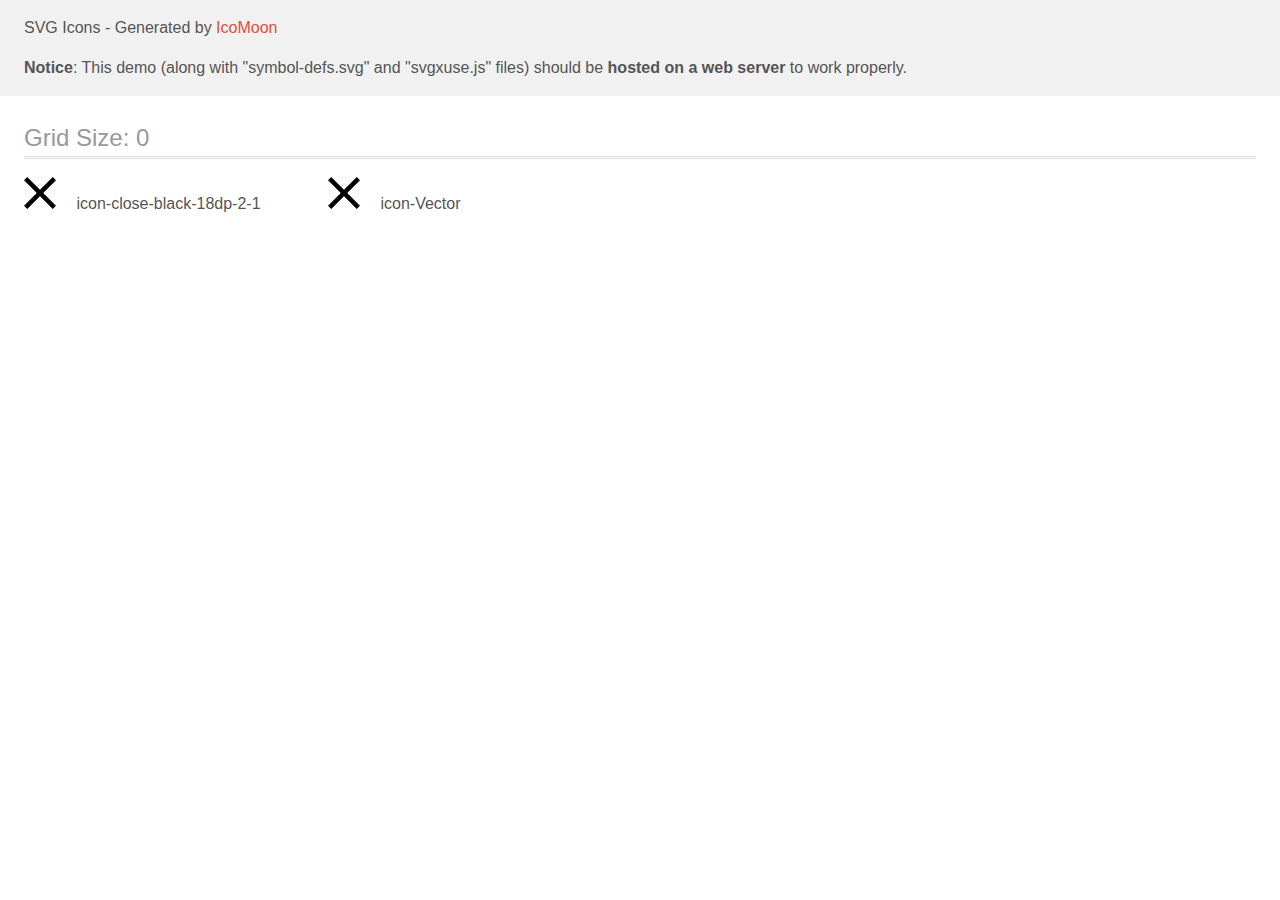
<file: images/icons/icon-close/demo-external-svg.html>
<!doctype html>
<html>
<head>
    <title>IcoMoon - SVG Icons</title>
    <meta charset="utf-8">
    <meta name="viewport" content="width=device-width, initial-scale=1">
    <link rel="stylesheet" href="demo-files/demo.css">
    <link rel="stylesheet" href="style.css">
</head>
<body>
<header class="bgc1 clearfix">
<div class="mhl">
    <p>SVG Icons - Generated by <a href="https://icomoon.io/app">IcoMoon</a></p><p><strong>Notice</strong>: This demo (along with "symbol-defs.svg" and "svgxuse.js" files) should be <b>hosted on a web server</b> to work properly.</p>
</div>
</header>
    <div class="clearfix mhl ptl">
        <h1 class="mvm mtn fgc1">Grid Size: 0</h1>
        <div class="glyph fs1">
            <div class="clearfix pbs">
                <svg class="icon icon-close-black-18dp-2-1"><use xlink:href="symbol-defs.svg#icon-close-black-18dp-2-1"></use></svg><span class="name"> icon-close-black-18dp-2-1</span>
            </div>
        </div>
        <div class="glyph fs1">
            <div class="clearfix pbs">
                <svg class="icon icon-Vector"><use xlink:href="symbol-defs.svg#icon-Vector"></use></svg><span class="name"> icon-Vector</span>
            </div>
        </div>
  </div>
<script defer src="svgxuse.js"></script>
</body>
</html>
</file>
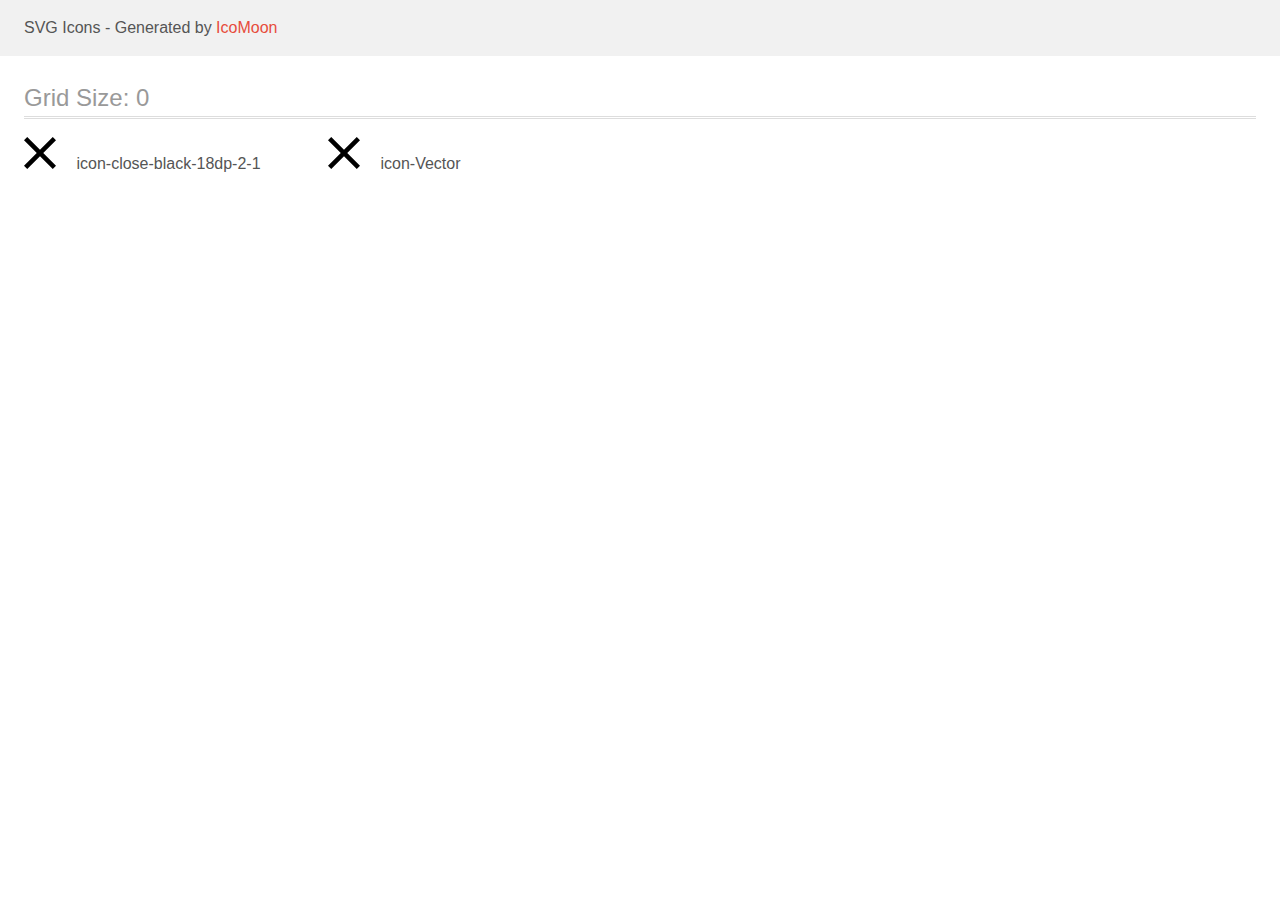
<file: images/icons/icon-close/demo.html>
<!doctype html>
<html>
<head>
    <title>IcoMoon - SVG Icons</title>
    <meta charset="utf-8">
    <meta name="viewport" content="width=device-width, initial-scale=1">
    <link rel="stylesheet" href="demo-files/demo.css">
    <link rel="stylesheet" href="style.css">
</head>
<body>
<svg aria-hidden="true" style="position: absolute; width: 0; height: 0; overflow: hidden;" version="1.1" xmlns="http://www.w3.org/2000/svg" xmlns:xlink="http://www.w3.org/1999/xlink">
<defs>
<symbol id="icon-close-black-18dp-2-1" viewBox="0 0 32 32">
<path d="M32 3.223l-3.223-3.223-12.777 12.777-12.777-12.777-3.223 3.223 12.777 12.777-12.777 12.777 3.223 3.223 12.777-12.777 12.777 12.777 3.223-3.223-12.777-12.777 12.777-12.777z"></path>
</symbol>
<symbol id="icon-Vector" viewBox="0 0 32 32">
<path d="M32 3.223l-3.223-3.223-12.777 12.777-12.777-12.777-3.223 3.223 12.777 12.777-12.777 12.777 3.223 3.223 12.777-12.777 12.777 12.777 3.223-3.223-12.777-12.777 12.777-12.777z"></path>
</symbol>
</defs>
</svg>

<header class="bgc1 clearfix">
<div class="mhl">
    <p>SVG Icons - Generated by <a href="https://icomoon.io/app">IcoMoon</a></p>
</div>
</header>
    <div class="clearfix mhl ptl">
        <h1 class="mvm mtn fgc1">Grid Size: 0</h1>
        <div class="glyph fs1">
            <div class="clearfix pbs">
                <svg class="icon icon-close-black-18dp-2-1"><use xlink:href="#icon-close-black-18dp-2-1"></use></svg><span class="name"> icon-close-black-18dp-2-1</span>
            </div>
        </div>
        <div class="glyph fs1">
            <div class="clearfix pbs">
                <svg class="icon icon-Vector"><use xlink:href="#icon-Vector"></use></svg><span class="name"> icon-Vector</span>
            </div>
        </div>
  </div>
<script defer src="svgxuse.js"></script>
</body>
</html>
</file>
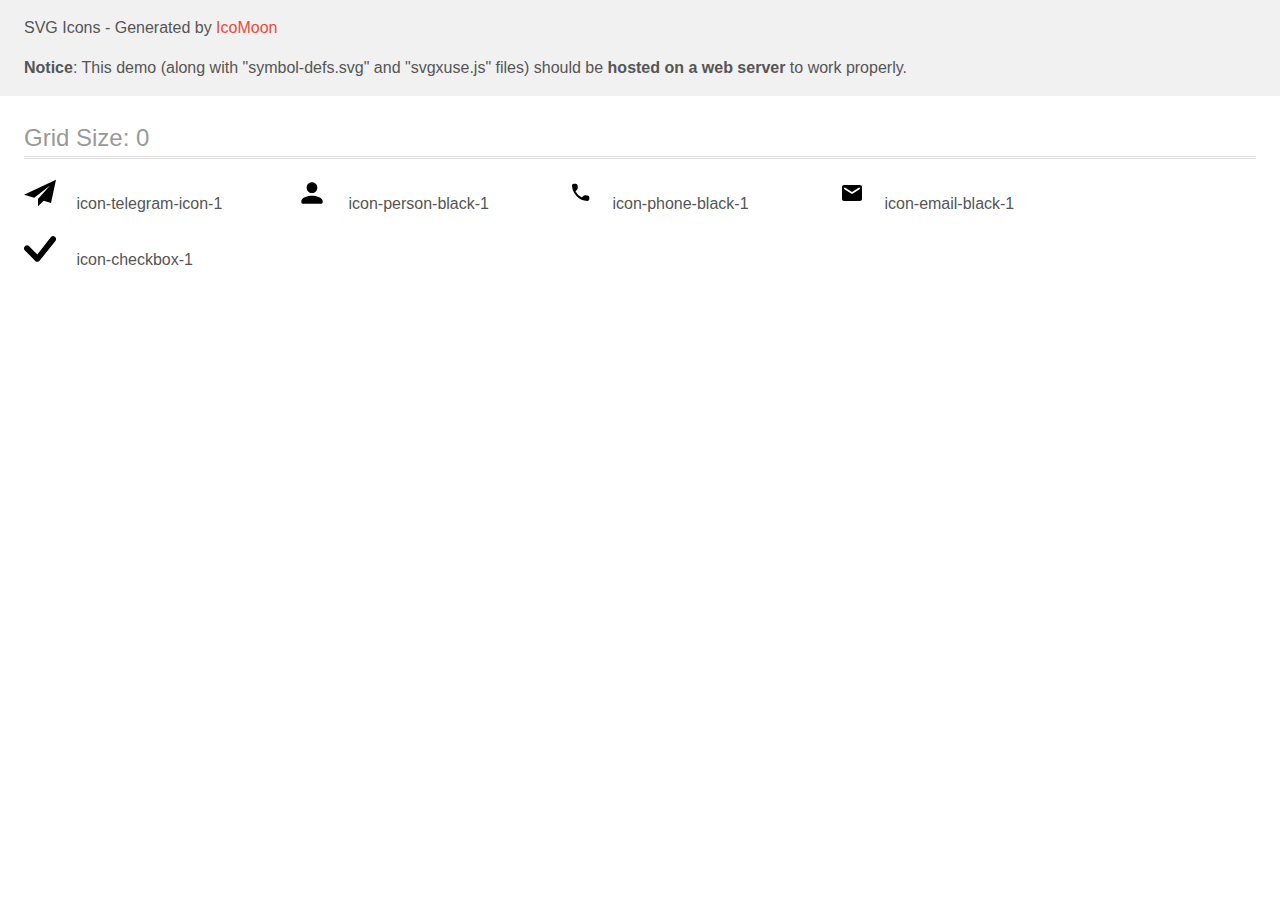
<file: images/icons/icon-modal/demo-external-svg.html>
<!doctype html>
<html>
<head>
    <title>IcoMoon - SVG Icons</title>
    <meta charset="utf-8">
    <meta name="viewport" content="width=device-width, initial-scale=1">
    <link rel="stylesheet" href="demo-files/demo.css">
    <link rel="stylesheet" href="style.css">
</head>
<body>
<header class="bgc1 clearfix">
<div class="mhl">
    <p>SVG Icons - Generated by <a href="https://icomoon.io/app">IcoMoon</a></p><p><strong>Notice</strong>: This demo (along with "symbol-defs.svg" and "svgxuse.js" files) should be <b>hosted on a web server</b> to work properly.</p>
</div>
</header>
    <div class="clearfix mhl ptl">
        <h1 class="mvm mtn fgc1">Grid Size: 0</h1>
        <div class="glyph fs1">
            <div class="clearfix pbs">
                <svg class="icon icon-telegram-icon-1"><use xlink:href="symbol-defs.svg#icon-telegram-icon-1"></use></svg><span class="name"> icon-telegram-icon-1</span>
            </div>
        </div>
        <div class="glyph fs1">
            <div class="clearfix pbs">
                <svg class="icon icon-person-black-1"><use xlink:href="symbol-defs.svg#icon-person-black-1"></use></svg><span class="name"> icon-person-black-1</span>
            </div>
        </div>
        <div class="glyph fs1">
            <div class="clearfix pbs">
                <svg class="icon icon-phone-black-1"><use xlink:href="symbol-defs.svg#icon-phone-black-1"></use></svg><span class="name"> icon-phone-black-1</span>
            </div>
        </div>
        <div class="glyph fs1">
            <div class="clearfix pbs">
                <svg class="icon icon-email-black-1"><use xlink:href="symbol-defs.svg#icon-email-black-1"></use></svg><span class="name"> icon-email-black-1</span>
            </div>
        </div>
        <div class="glyph fs1">
            <div class="clearfix pbs">
                <svg class="icon icon-checkbox-1"><use xlink:href="symbol-defs.svg#icon-checkbox-1"></use></svg><span class="name"> icon-checkbox-1</span>
            </div>
        </div>
  </div>
<script defer src="svgxuse.js"></script>
</body>
</html>
</file>
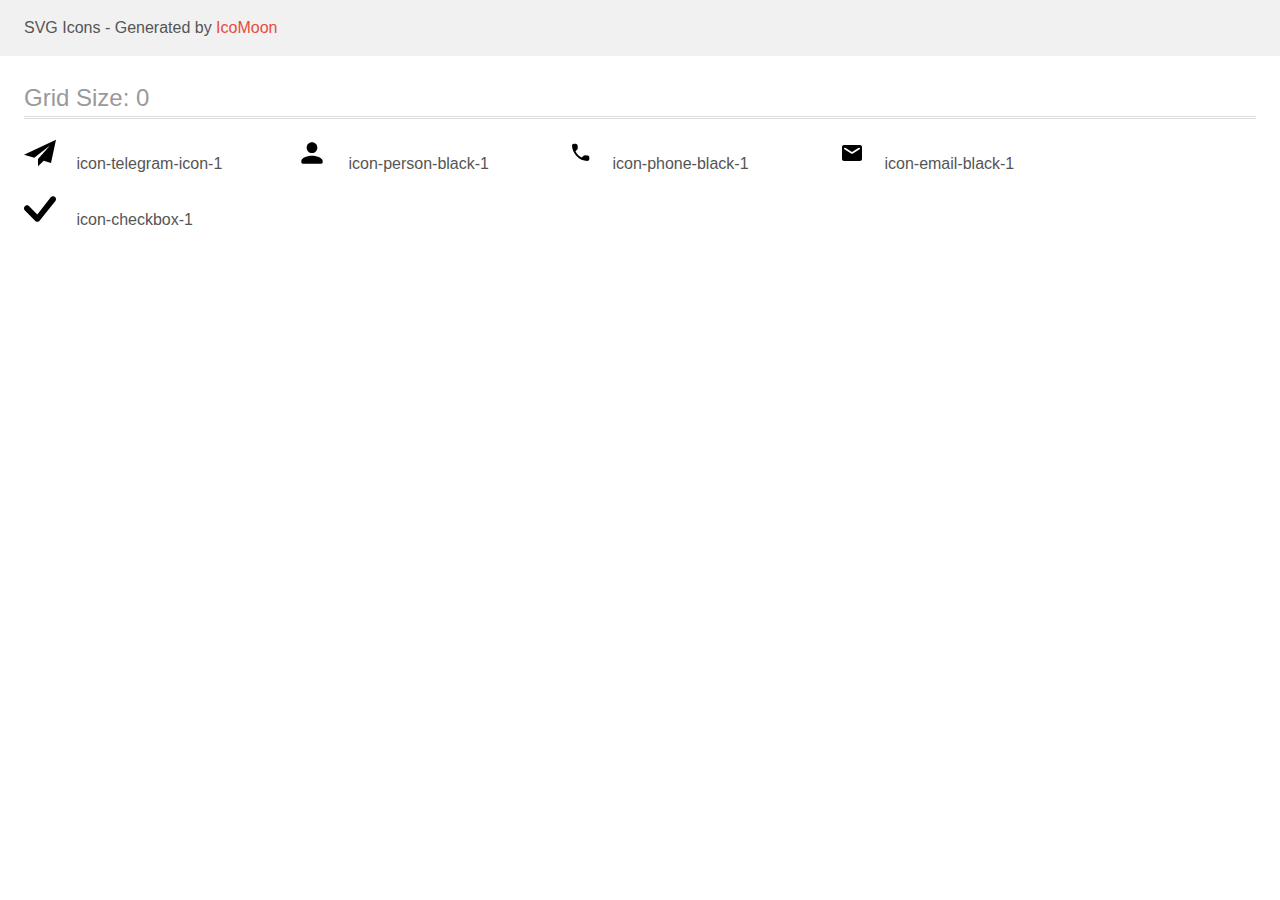
<file: images/icons/icon-modal/demo.html>
<!doctype html>
<html>
<head>
    <title>IcoMoon - SVG Icons</title>
    <meta charset="utf-8">
    <meta name="viewport" content="width=device-width, initial-scale=1">
    <link rel="stylesheet" href="demo-files/demo.css">
    <link rel="stylesheet" href="style.css">
</head>
<body>
<svg aria-hidden="true" style="position: absolute; width: 0; height: 0; overflow: hidden;" version="1.1" xmlns="http://www.w3.org/2000/svg" xmlns:xlink="http://www.w3.org/1999/xlink">
<defs>
<symbol id="icon-telegram-icon-1" viewBox="0 0 32 32">
<path d="M32 2.667l-32 15 10.227 3.156 15.773-12.323-11.998 13.488 0.010 0.003-0.012-0.003v7.345l5.735-5.576 7.265 2.242 5-23.333z"></path>
</symbol>
<symbol id="icon-person-black-1" viewBox="0 0 32 32">
<path d="M16 16c2.947 0 5.333-2.387 5.333-5.333s-2.387-5.333-5.333-5.333c-2.947 0-5.333 2.387-5.333 5.333s2.387 5.333 5.333 5.333zM16 18.667c-3.56 0-10.667 1.787-10.667 5.333v1.333c0 0.733 0.6 1.333 1.333 1.333h18.667c0.733 0 1.333-0.6 1.333-1.333v-1.333c0-3.547-7.107-5.333-10.667-5.333z"></path>
</symbol>
<symbol id="icon-phone-black-1" viewBox="0 0 24 32">
<path d="M19.635 18.487l-2.451-0.28c-0.589-0.067-1.167 0.135-1.582 0.55l-1.775 1.775c-2.731-1.389-4.969-3.618-6.359-6.359l1.785-1.785c0.415-0.415 0.618-0.994 0.55-1.582l-0.28-2.432c-0.116-0.975-0.936-1.708-1.92-1.708h-1.669c-1.090 0-1.997 0.907-1.93 1.997 0.511 8.24 7.102 14.821 15.332 15.332 1.090 0.068 1.997-0.839 1.997-1.93v-1.669c0.010-0.975-0.724-1.795-1.698-1.911z"></path>
</symbol>
<symbol id="icon-email-black-1" viewBox="0 0 24 32">
<path d="M20 8h-16c-1.1 0-1.99 0.9-1.99 2l-0.010 12c0 1.1 0.9 2 2 2h16c1.1 0 2-0.9 2-2v-12c0-1.1-0.9-2-2-2zM19.6 12.25l-7.070 4.42c-0.32 0.2-0.74 0.2-1.060 0l-7.070-4.42c-0.25-0.16-0.4-0.43-0.4-0.72 0-0.67 0.73-1.070 1.3-0.72l6.7 4.19 6.7-4.19c0.57-0.35 1.3 0.050 1.3 0.72 0 0.29-0.15 0.56-0.4 0.72z"></path>
</symbol>
<symbol id="icon-checkbox-1" viewBox="0 0 32 32">
<path d="M27.026 4.016c0.553-0.529 1.289-0.822 2.052-0.816s1.495 0.31 2.040 0.847c0.545 0.538 0.861 1.267 0.881 2.034s-0.257 1.513-0.773 2.078l-15.663 19.694c-0.269 0.292-0.594 0.526-0.956 0.688s-0.752 0.25-1.147 0.257c-0.396 0.007-0.789-0.066-1.156-0.214s-0.701-0.371-0.98-0.652l-10.387-10.443c-0.289-0.271-0.521-0.598-0.682-0.961s-0.247-0.755-0.254-1.152 0.066-0.792 0.214-1.161c0.148-0.369 0.368-0.703 0.648-0.984s0.613-0.503 0.979-0.652 0.759-0.222 1.155-0.215c0.395 0.007 0.785 0.094 1.146 0.256s0.686 0.395 0.956 0.686l8.22 8.26 13.633-17.464c0.025-0.030 0.051-0.059 0.078-0.087h-0.004z"></path>
</symbol>
</defs>
</svg>

<header class="bgc1 clearfix">
<div class="mhl">
    <p>SVG Icons - Generated by <a href="https://icomoon.io/app">IcoMoon</a></p>
</div>
</header>
    <div class="clearfix mhl ptl">
        <h1 class="mvm mtn fgc1">Grid Size: 0</h1>
        <div class="glyph fs1">
            <div class="clearfix pbs">
                <svg class="icon icon-telegram-icon-1"><use xlink:href="#icon-telegram-icon-1"></use></svg><span class="name"> icon-telegram-icon-1</span>
            </div>
        </div>
        <div class="glyph fs1">
            <div class="clearfix pbs">
                <svg class="icon icon-person-black-1"><use xlink:href="#icon-person-black-1"></use></svg><span class="name"> icon-person-black-1</span>
            </div>
        </div>
        <div class="glyph fs1">
            <div class="clearfix pbs">
                <svg class="icon icon-phone-black-1"><use xlink:href="#icon-phone-black-1"></use></svg><span class="name"> icon-phone-black-1</span>
            </div>
        </div>
        <div class="glyph fs1">
            <div class="clearfix pbs">
                <svg class="icon icon-email-black-1"><use xlink:href="#icon-email-black-1"></use></svg><span class="name"> icon-email-black-1</span>
            </div>
        </div>
        <div class="glyph fs1">
            <div class="clearfix pbs">
                <svg class="icon icon-checkbox-1"><use xlink:href="#icon-checkbox-1"></use></svg><span class="name"> icon-checkbox-1</span>
            </div>
        </div>
  </div>
<script defer src="svgxuse.js"></script>
</body>
</html>
</file>
<file: css/styles.css>
:root {
  /* txt-color (cl)*/
  --basic-white-txt-cl: #ffffff;
  --navyblue-dark-txt-cl: #2e2f42;
  --slate-txt-cl: #434455;
  --pressed-txt-cl: #404bbf;
  --primary-txt-cl: #4d5ae5;
  --accent-txt-cl: #e7e9fc;
  --cloud-light-txt-cl: #f4f4fd;
  --grey-txt-cl: #8e8f99;

  /* Background-color (bg-cl) */
  --basic-white-bg-cl: #ffffff;
  --navyblue-dark-bg-cl: #2e2f42;
  --cloud-light-bg-cl: #f4f4fd;
  --pressed-bg-cl: #404bbf;
  --primary-bg-cl: #4d5ae5;
  --green-bg-cl: #31d0aa;
  --border-cl: #8e8f99;
  --accent-bg-cl: #e7e9fc;
  --modal-bg-cl: #fcfcfc;
  --backdrop-bg-cl: rgba(46, 47, 66, 0.4);

  /* logo-color */
  --primary-logo-cl: #4d5ae5;
  --logo-light-color: #f4f4fd;

  /* fonts */
  --basic-font: Roboto, sans-serif;
  --secondary-font: Raleway, sans-serif;

  /* card-set */
  --ident: 24px;
  --items: 3;

  /* animation time */
  --transit: 250ms cubic-bezier(0.4, 0, 0.2, 1);
}

/*======= Reset style =======*/
h1,
h2,
h3,
h4,
h5,
h6,
p,
ul,
li {
  margin: 0;
  padding: 0;
}
.link {
  text-decoration: none;
}
.list {
  list-style: none;
}

/*########## Basic style ##########*/
body {
  background-color: var(--basic-white-bg-cl);

  font-family: var(--basic-font);
  font-style: normal;
  font-weight: 400;
  font-size: 16px;
  line-height: 1.5;
  letter-spacing: 0.02em;
  color: var(--slate-txt-cl);
}
.container {
  width: 1158px;
  padding-left: 15px;
  padding-right: 15px;
  margin-left: auto;
  margin-right: auto;

  /*для визуального эфекта во время работы*/
  /* outline: 1px solid red; */
}
img {
  display: block;
  max-width: 100%;
  height: auto;
}
.btn {
  align-items: center;
  letter-spacing: 0.04em;

  font-family: var(--basic-font);
  font-style: normal;
  font-weight: 500;
  font-size: 16px;
  line-height: 1.5;

  cursor: pointer;
  border: none;
}
.text-center {
  text-align: center;
}
.title-two {
  margin: 0 auto 72px;

  font-weight: 700;
  font-size: 36px;
  line-height: 1.11;

  text-align: center;
  text-transform: capitalize;
  color: var(--navyblue-dark-txt-cl);
}
.title-third {
  font-weight: 500;
  font-size: 20px;
  line-height: 1.2;
  color: var(--navyblue-dark-txt-cl);
}
.description-txt {
  color: var(--slate-txt-cl);
}
.text-five {
  font-weight: 500;
  font-size: 16px;
}
.visually-hidden {
  position: absolute;
  width: 1px;
  height: 1px;
  margin: -1px;
  border: 0;
  padding: 0;

  white-space: nowrap;
  clip-path: inset(100%);
  clip: rect(0 0 0 0);
  overflow: hidden;
}

/*-----social-icons-----*/
.social-media-list {
  display: flex;
  align-items: center;
  justify-content: center;
  gap: var(--ident);
}
.social-media-item {
  width: 40px;
  height: 40px;
}
.social-media-link {
  display: flex;
  align-items: center;
  justify-content: center;

  width: 100%;
  height: 100%;

  border-radius: 50%;

  transition: background-color var(--transit);
}

.card-set {
  display: flex;
  flex-wrap: wrap;
  gap: var(--ident);
}
.card-item {
  flex-basis: calc((100%- var(--ident) * (var(--items)-1)) / var(--items));
}

.nav-link.current::after {
  content: '';
  position: absolute;

  left: 0;
  bottom: -1px;

  width: 100%;
  height: 4px;
  border-radius: 2px;

  background-color: var(--pressed-txt-cl);
}

/*########## Individual Styles ##########*/

/*======= HEADER =======*/
.section-header {
  border-bottom: 1px solid var(--accent-txt-cl);
}
.header-nav {
  display: flex;
  align-items: center;
}
/*-----logo-----*/
.logo-site {
  margin-right: 76px;

  font-family: var(--secondary-font);
  font-weight: 800;
  font-size: 18px;
  line-height: 1.33;
  letter-spacing: 0.03em;
  text-transform: uppercase;
  color: var(--primary-logo-cl);
}
.logo-color {
  color: var(--navyblue-dark-txt-cl);
}
.logo-color-second {
  color: var(--cloud-light-bg-cl);
}
/*-----navigation-----*/
.nav-list {
  display: flex;
  align-items: center;
}
.nav-item:not(:last-child) {
  margin-right: 40px;
}
.nav-link {
  position: relative;

  display: block;
  padding-top: 24px;
  padding-bottom: 24px;

  font-style: normal;
  font-weight: 500;
  color: var(--navyblue-dark-txt-cl);

  /* font-size: 16px;
  line-height: 1.5;
  letter-spacing: 0.02em; */

  /* transition: color var(--transit); */
}
.nav-link:hover,
.nav-link:focus {
  color: var(--pressed-txt-cl);
}
.nav-list a,
.contact-list a {
  transition: color var(--transit);
}

/*-----contact-----*/
.contact-list {
  display: flex;
  align-items: center;
  margin-left: auto;
}
.contact-item + .contact-item {
  margin-left: 40px;
}
.contact-link {
  display: block;
  padding-top: 24px;
  padding-bottom: 24px;

  font-style: normal;
  line-height: 1.5;
  color: var(--slate-txt-cl);
}
.contact-link:hover,
.contact-link:focus {
  color: var(--pressed-txt-cl);
}

/*======= HERO =======*/
.hero {
  background-color: var(--navyblue-dark-bg-cl);
}
.section-hero {
  padding-top: 188px;
  padding-bottom: 188px;
  max-width: 1440px;
  margin: 0 auto;

  background-image: linear-gradient(
      rgba(46, 47, 66, 0.7),
      rgba(46, 47, 66, 0.7)
    ),
    url(../images/hero/people-office-1.jpg);
  background-repeat: no-repeat;
  background-position: center;
  background-size: cover;
}
.hero-title {
  width: 494px;
  margin-left: auto;
  margin-right: auto;
  margin-bottom: 48px;

  font-weight: 700;
  font-size: 56px;
  line-height: 1.07;
  text-align: center;
  color: var(--basic-white-txt-cl);
}
.container-elements {
  text-align: center;
}
.hero-btn {
  display: inline-block;
  padding: 16px 32px;
  min-width: 169px;

  border-radius: 4px;
  box-shadow: 0px 4px 4px rgba(0, 0, 0, 0.15);

  color: var(--basic-white-txt-cl);
  background-color: var(--primary-bg-cl);
  /* border: none; */

  transition: background-color var(--transit);
}
.hero-btn:hover,
.hero-btn:focus {
  background-color: var(--pressed-bg-cl);
}

/*======= ADVANTAGE =======*/
.section-advantage {
  padding-top: 120px;
  padding-bottom: 120px;
}
.advantage-icon-box {
  display: flex;
  align-items: center;
  justify-content: center;

  width: 100%;
  /* height: 112px; */
  margin-bottom: 8px;

  border-radius: 4px;
  background-color: var(--cloud-light-bg-cl);
}
.icon-advantage {
  height: 112px;
}
.advantage-list {
  display: flex;
  flex-wrap: wrap;
  margin: -12px;
}
.advantage-item {
  width: 264px;
  margin: 12px;
}
.advantage-title {
  margin-bottom: 8px;
}

/*======= BENEFITS =======*/
.section-benefits {
  padding-bottom: 120px;
}
.benefits-list {
  display: flex;
  flex-wrap: wrap;
}
.benefits-list + .benefits-list {
  margin-left: 24px;
}

/*======= TEAM =======*/
.team {
  background-color: var(--cloud-light-bg-cl);
}
.section-team {
  padding-top: 120px;
  padding-bottom: 120px;
}
.team-list {
  display: flex;
  flex-wrap: wrap;
  justify-content: center;
  --items: 4;
  gap: var(--ident);
}
.team-item {
  background-color: var(--basic-white-bg-cl);
  box-shadow: 0px 1px 6px rgba(46, 47, 66, 0.08),
    0px 1px 1px rgba(46, 47, 66, 0.16), 0px 2px 1px rgba(46, 47, 66, 0.08);
  border-radius: 0px 0px 4px 4px;
}
.team-item-content {
  padding: 32px 16px;
}
.team-name {
  margin-bottom: 8px;
}
.team-position {
  margin-bottom: 8px;
}

/*-----team-icons-----*/
.social-media-link.icon-blue {
  fill: var(--cloud-light-bg-cl);
  background-color: var(--primary-bg-cl);
}
.social-media-link:focus,
.social-media-link:hover {
  background-color: var(--pressed-bg-cl);
}

/*======= CUSTOMERS =======*/
.customers-section {
  padding-top: 130px;
  padding-bottom: 120px;
}
.customers-list {
  display: flex;
  align-items: center;
  justify-content: center;
  flex-wrap: wrap;
  gap: var(--ident);
}
.customers-link {
  display: flex;
  align-items: center;
  justify-content: center;

  width: 168px;
  height: 88px;

  fill: var(--border-cl);
  /* background-color: var(--border-cl); */

  border: 1px solid var(--border-cl);
  border-radius: 4px;

  transition: fill var(--transit), border-color var(--transit);
}
.customers-link:focus,
.customers-link:hover {
  border-color: var(--pressed-bg-cl);
  fill: var(--pressed-bg-cl);
}

/*======= FOOTER=======*/
.section-footer {
  padding: 100px 0px;
}
.footer {
  background-color: var(--navyblue-dark-bg-cl);
}
.footer-box {
  display: flex;
  align-items: baseline;
}

/*-----footer-logo-----*/
.footer-box-logo {
  margin-right: 120px;
}
.logo-footer {
  display: inline-block;
  margin-bottom: 16px;
  line-height: calc(21 / 18);
}
.footer-description {
  width: 264px;
  color: var(--accent-txt-cl);
}

/*-----social-media-----*/
.footer-social-title,
.footer-form-title {
  display: inline-block;
  margin-bottom: 16px;

  color: var(--basic-white-txt-cl);
}

/*-----footer-icons-----*/
.footer-social-media {
  margin-right: 80px;
}
.footer-social-media .social-media-list {
  gap: 16px;
}

.social-media-link.icon-grey {
  fill: var(--cloud-light-bg-cl);
  background-color: rgba(255, 255, 255, 0.1);
}
.social-media-link.icon-grey:focus,
.social-media-link.icon-grey:hover {
  background-color: var(--green-bg-cl);
}

/*-----subscribe-form-----*/
.subscribe-form {
  /* flex-grow: 1; */
  display: flex;
  width: 100%;
  gap: var(--ident);
}
.footer-form-title {
  display: inline-block;
}
.footer-form-input {
  padding: 7px 15px;

  font-size: 12px;
  line-height: 2;
  letter-spacing: 0.04em;

  color: rgba(255, 255, 255, 0.6);

  width: 264px;
  height: 40px;

  border: 1px solid rgba(255, 255, 255, 0.3);
  border-radius: 4px;

  background-color: transparent;
}
.footer-btn-submit {
  padding: 8px 23px;
  min-width: 165px;

  display: flex;
  align-items: center;
}
.icon-subscribe {
  fill: var(--basic-white-bg-cl);
  margin-left: 16px;
}

/*======= PORTFOLIO =======*/
.section-portfolio {
  padding: 96px 0 120px;
}

/*-----top-line-----*/
.filter-portfolio {
  display: flex;
  justify-content: center;
  gap: var(--ident);
  margin-bottom: 72px;
}
.filter-btn {
  padding: 12px 24px;
  border-radius: 4px;
  border: 1px solid var(--accent-txt-cl);

  color: var(--primary-txt-cl);
  background-color: var(--cloud-light-bg-cl);

  transition: color var(--transit), background-color var(--transit),
    border-color var(--transit), box-shadow var(--transit);
}
.filter-btn:hover,
.filter-btn:focus {
  color: var(--basic-white-txt-cl);

  background-color: var(--pressed-bg-cl);

  border-color: transparent;

  box-shadow: 0px 3px 1px rgba(0, 0, 0, 0.1), 0px 2px 1px rgba(0, 0, 0, 0.08),
    0px 2px 2px rgba(0, 0, 0, 0.12);
}

/*-----card-----*/
.portfolio-item {
  box-shadow: 0px 1px 6px rgba(46, 47, 66, 0.08);

  transition: box-shadow var(--transit);
}
.portfolio-item:hover,
.portfolio-item:focus {
  box-shadow: 0px 1px 6px rgba(46, 47, 66, 0.08),
    0px 1px 1px rgba(46, 47, 66, 0.16), 0px 2px 1px rgba(46, 47, 66, 0.08);
}
.portfolio-img-box {
  position: relative;
  overflow: hidden;
}
.portfolio-card-overlay {
  position: absolute;
  top: 0;
  left: 0;

  width: 100%;
  height: 100%;

  padding: 40px 32px;

  color: var(--cloud-light-txt-cl);
  background-color: var(--primary-bg-cl);

  /* opacity: 1; */

  transform: translateY(100%);
  transition: transform var(--transit);
}
.portfolio-item:hover .portfolio-card-overlay {
  transform: translateY(0);
}
.portfolio-card-descr {
  padding: 32px 16px;
  border-right: 1px solid var(--accent-txt-cl);
  border-bottom: 1px solid var(--accent-txt-cl);
  border-left: 1px solid var(--accent-txt-cl);
}
.portfolio-item:hover .portfolio-card-descr {
  border-color: var(--cloud-light-bg-cl);
}
.portfolio-card-descr .title-third {
  margin-bottom: 8px;
}
.portfolio-list.card-set {
  row-gap: 48px;
}

/* MODAL-WINDOW */
.backdrop {
  position: relative;
  position: fixed;
  top: 0;
  right: 0;
  bottom: 0;
  left: 0;

  background-color: var(--backdrop-bg-cl);

  transition: opacity var(--transit), visibility var(--transit);
}
.backdrop.is-hidden {
  opacity: 0;
  pointer-events: none;
  visibility: hidden;

  transition-delay: 100ms;
}
.modal {
  position: absolute;
  top: 50%;
  left: 50%;
  /* top: calc(50% - 288px);
  left: calc(50% - 204px); */

  width: 408px;
  min-height: 576px;

  padding: 72px 24px 24px 24px;

  border-radius: 4px;

  background-color: var(--modal-bg-cl);
  box-shadow: 0px 1px 1px rgba(0, 0, 0, 0.14), 0px 1px 3px rgba(0, 0, 0, 0.12),
    0px 2px 1px rgba(0, 0, 0, 0.2);

  transform: translate(-50%, -50%);
  /* transform: scaleX(1); */
  transition-delay: 200ms;
  transition: transform var(--transit), opacity var(--transit);
}
.backdrop.is-hidden .modal {
  opacity: 0;
  /* transform: scaleX(0); */
  transform: translate(-50%, -80%);
}
.modal-btn {
  position: absolute;
  top: 24px;
  right: 24px;
  display: flex;
  align-items: center;
  justify-content: center;

  fill: #000000;

  width: 24px;
  height: 24px;
  border-radius: 50%;
  border: 1px solid rgba(0, 0, 0, 0.1);
  background-color: var(--accent-bg-cl);

  transition: background-color var(--transit), border-color var(--transit),
    fill var(--transit);
}
.modal-btn:focus,
.modal-btn:hover {
  background-color: var(--pressed-bg-cl);
  fill: var(--basic-white-txt-cl);
}
.modal-icon {
  /* fill: #000000; */
}
/*-----modal-form-----*/
.modal-title {
  display: block;
  text-align: center;

  margin-bottom: 16px;

  color: var(--navyblue-dark-txt-cl);
}
.modal-form-label {
  display: block;
  
  margin-bottom: 4px;

  font-weight: 400;
  font-size: 12px;
  line-height: 1.33;

  letter-spacing: 0.04em;

  color: var(--grey-txt-cl);
}
.modal-form-input {
  display: block;

  width: 100%;
  height: 40px;

  padding: 8px 38px;


  border: 1px solid rgba(33, 33, 33, 0.2);

  border-radius: 4px;

  transition: border-color var(--transit);
}
.modal-form-input:focus {
  outline: none;
  border-color: var(--primary-txt-cl);
}
.modal-form-group {
  position: relative;
  margin-bottom: 8px;
}
.modal-form-icon {
  position: absolute;
  top: 50%;
  left: 15px;
  transform: translateY(-50%);
  pointer-events: none;

  transition: fill var(--transit);
}
.modal-form-input:focus + .modal-form-icon {
  fill: var(--primary-bg-cl);
}

.modal-form-comment {
  display: block;
  width: 100%;
  height: 120px;
  padding: 7px 15px;

  margin-bottom: 16px;

  font-size: 12px;

  resize: none;
}
.modal-form-comment::placeholder {
  /* font-size: 12px; */
  letter-spacing: 0.04em;
  line-height: 1.33;
  color: rgba(117, 117, 117, 0.5);
}


.modal-form-policy {
  display: flex;
  align-items: center;
  /* justify-content: center; */

  margin-bottom: 24px;
}

.policy-icon-box {
  display: flex;
  align-items: center;
  justify-content: center;

  width: 16px;
  height: 16px;
  margin-right: 8px;

  border: 1.25px solid var(--navyblue-dark-bg-cl);
  border-radius: 2px;

  transition: border-color var(--transit), border var(--transit), background var(--transit);
}
.police-icon {
  opacity: 0;
  transition: opacity var(--transit), fill var(--transit);
}

.modal-policy-checkbox:checked + .policy-icon-box {
  background-color: var(--pressed-txt-cl);
  border-color: var(--pressed-bg-cl);
}
.modal-policy-checkbox:checked + .policy-icon-box > .police-icon {
  opacity: 1;
  fill: var(--cloud-light-bg-cl);
}

.modal-policy-text {
  font-size: 12px;
  line-height: 1.33;
  letter-spacing: 0.04em;

  user-select: none;

  color: #757575;
}
.modal-policy-link {
  color: var(--primary-txt-cl);
  transition: color var(--transit);
}

.modal-form-btn {
  display: block;
  margin-right: auto;
  margin-left: auto;
}

/** Пробные
  |============================
  | .modal-policy-checkbox:focus-within > policy-icon-box {
      border-color: var(--pressed-bg-cl);
    }

    .modal-policy-checkbox:focus + .policy-icon-box {
      border-color: var(--pressed-bg-cl);
    }

    .modal-policy-checkbox:not(:focus) + .policy-icon-box {
        border-color: var(--navyblue-dark-bg-cl);
      }



    .policy-icon-box:focus {
      border-color: var(--pressed-bg-cl);
    }

    .modal-form-policy:focus + .policy-icon-box {
      border-color: var(--pressed-bg-cl);
    }

    .policy-icon-box:focus-within > police-icon {
      border: 1.25px solid var(--pressed-bg-cl);
      border-color: var(--pressed-bg-cl);
    }
  |============================
*/

/** вариант checkbox 1
  |============================

 .policy-icon-box {
    display: flex;
    align-items: center;
    justify-content: center;

    width: 16px;
    height: 16px;
    margin-right: 8px;

    border: 1.25px solid var(--navyblue-dark-bg-cl);
    border-radius: 2px;

    transition: border-color var(--transit), border var(--transit), background var(--transit);
  }


  .modal-policy-checkbox:focus + .policy-icon-box {
    border-color: var(--pressed-bg-cl);
  }


  .modal-policy-checkbox:checked + .policy-icon-box {
    background: var(--pressed-bg-cl);
    border: transparent;
  }


  .police-icon {
    opacity: 0;
    transition: opacity var(--transit), fill var(--transit);


  }
  .modal-policy-checkbox:focus + .policy-icon-box .police-icon {
    opacity: 1;
    fill: var(--cloud-light-txt-cl);
  }


  |============================
*/

/** Ярослав checkbox
  |============================
  .modal-policy-checkbox {
    appearance: none;
    display: block;
    width: 16px;
    height: 16px;

    border: 1.25px solid var(--navyblue-dark-bg-cl);
    border-radius: 2px;
  }
  .modal-policy-checkbox:checked {
    background-color: var(--pressed-bg-cl);
    border-color: var(--pressed-bg-cl);

    transition: var(--transit);
  }
  |============================
*/
</file>
<file: images/icons/icomoon/demo-files/demo.css>
body {
  padding: 0;
  margin: 0;
  font-family: sans-serif;
  font-size: 1em;
  line-height: 1.5;
  color: #555;
  background: #fff;
}
h1 {
  font-size: 1.5em;
  font-weight: normal;
  box-shadow: 0 1px #ddd, 0 2px #fff, 0 3px #ddd;
}
small {
  font-size: .66666667em;
}
a {
  color: #e74c3c;
  text-decoration: none;
}
a:hover, a:focus {
  box-shadow: 0 1px #e74c3c;
}
.bshadow0, input {
  box-shadow: inset 0 -2px #e7e7e7;
}
input:hover {
  box-shadow: inset 0 -2px #ccc;
}
input, fieldset {
  font-size: 1em;
  margin: 0;
  padding: 0;
  border: 0;
}
input {
  color: inherit;
  line-height: 1.5;
  height: 1.5em;
  padding: .25em 0;
}
input:focus {
  outline: none;
  box-shadow: inset 0 -2px #449fdb;
}
.glyph {
  font-size: 16px;
  margin-right: 1.5em;
  float: left;
  width: 17em;
}
svg {
  color: #000;
}
.liga {
  width: 80%;
  width: calc(100% - 2.5em);
}
.talign-right {
  text-align: right;
}
.talign-center {
  text-align: center;
}
.bgc1 {
  background: #f1f1f1;
}
.fgc0 {
  color: #000;
}
.fgc1 {
  color: #999;
}
p {
  margin-top: 1em;
  margin-bottom: 1em;
}
.mvm {
  margin-top: .75em;
  margin-bottom: .75em;
}
.mtn {
  margin-top: 0;
}
.mtl, .mal {
  margin-top: 1.5em;
}
.mbl, .mal {
  margin-bottom: 1.5em;
}
.mal, .mhl {
  margin-left: 1.5em;
  margin-right: 1.5em;
}
.mhmm {
  margin-left: 1em;
  margin-right: 1em;
}
.ptl {
  padding-top: 1.5em;
}
.pbs, .pvs {
  padding-bottom: .25em;
}
.pvs, .pts {
  padding-top: .25em;
}
.unit {
  float: left;
}
.unitRight {
  float: right;
}
.size1of2 {
  width: 50%;
}
.size1of1 {
  width: 100%;
}
.clearfix:before, .clearfix:after {
  content: " ";
  display: table;
}
.clearfix:after {
  clear: both;
}
.hidden-true {
  display: none;
}
.textbox0 {
  width: 3em;
  background: #f1f1f1;
  padding: .25em .5em;
  line-height: 1.5;
  height: 1.5em;
}
.fs0 {
  font-size: 16px;
}
.fs1 {
  font-size: 32px;
}
.name {
  margin-left: .25em;
}
</file>
<file: images/icons/icomoon/style.css>
.icon {
  display: inline-block;
  width: 1em;
  height: 1em;
  stroke-width: 0;
  stroke: currentColor;
  fill: currentColor;
}

/* ==========================================
Single-colored icons can be modified like so:
.icon-name {
  font-size: 32px;
  color: red;
}
========================================== */

.icon-Logo {
  width: 1.857421875em;
}

.icon-Logo-1 {
  width: 1.857421875em;
}

.icon-Logo-2 {
  width: 1.857421875em;
}

.icon-Logo-3 {
  width: 1.857421875em;
}

.icon-Logo-4 {
  width: 1.857421875em;
}

.icon-Logo-5 {
  width: 1.857421875em;
}
</file>
<file: images/icons/icon-close/demo-files/demo.css>
body {
  padding: 0;
  margin: 0;
  font-family: sans-serif;
  font-size: 1em;
  line-height: 1.5;
  color: #555;
  background: #fff;
}
h1 {
  font-size: 1.5em;
  font-weight: normal;
  box-shadow: 0 1px #ddd, 0 2px #fff, 0 3px #ddd;
}
small {
  font-size: .66666667em;
}
a {
  color: #e74c3c;
  text-decoration: none;
}
a:hover, a:focus {
  box-shadow: 0 1px #e74c3c;
}
.bshadow0, input {
  box-shadow: inset 0 -2px #e7e7e7;
}
input:hover {
  box-shadow: inset 0 -2px #ccc;
}
input, fieldset {
  font-size: 1em;
  margin: 0;
  padding: 0;
  border: 0;
}
input {
  color: inherit;
  line-height: 1.5;
  height: 1.5em;
  padding: .25em 0;
}
input:focus {
  outline: none;
  box-shadow: inset 0 -2px #449fdb;
}
.glyph {
  font-size: 16px;
  margin-right: 1.5em;
  float: left;
  width: 8em;
}
svg {
  color: #000;
}
.liga {
  width: 80%;
  width: calc(100% - 2.5em);
}
.talign-right {
  text-align: right;
}
.talign-center {
  text-align: center;
}
.bgc1 {
  background: #f1f1f1;
}
.fgc0 {
  color: #000;
}
.fgc1 {
  color: #999;
}
p {
  margin-top: 1em;
  margin-bottom: 1em;
}
.mvm {
  margin-top: .75em;
  margin-bottom: .75em;
}
.mtn {
  margin-top: 0;
}
.mtl, .mal {
  margin-top: 1.5em;
}
.mbl, .mal {
  margin-bottom: 1.5em;
}
.mal, .mhl {
  margin-left: 1.5em;
  margin-right: 1.5em;
}
.mhmm {
  margin-left: 1em;
  margin-right: 1em;
}
.ptl {
  padding-top: 1.5em;
}
.pbs, .pvs {
  padding-bottom: .25em;
}
.pvs, .pts {
  padding-top: .25em;
}
.unit {
  float: left;
}
.unitRight {
  float: right;
}
.size1of2 {
  width: 50%;
}
.size1of1 {
  width: 100%;
}
.clearfix:before, .clearfix:after {
  content: " ";
  display: table;
}
.clearfix:after {
  clear: both;
}
.hidden-true {
  display: none;
}
.textbox0 {
  width: 3em;
  background: #f1f1f1;
  padding: .25em .5em;
  line-height: 1.5;
  height: 1.5em;
}
.fs0 {
  font-size: 16px;
}
.fs1 {
  font-size: 32px;
}
.name {
  font-size: 0.5em;
  margin-left: 1em;
}
</file>
<file: images/icons/icon-close/style.css>
.icon {
  display: inline-block;
  width: 1em;
  height: 1em;
  stroke-width: 0;
  stroke: currentColor;
  fill: currentColor;
}

/* ==========================================
Single-colored icons can be modified like so:
.icon-name {
  font-size: 32px;
  color: red;
}
========================================== */
</file>
<file: images/icons/icon-modal/demo-files/demo.css>
body {
  padding: 0;
  margin: 0;
  font-family: sans-serif;
  font-size: 1em;
  line-height: 1.5;
  color: #555;
  background: #fff;
}
h1 {
  font-size: 1.5em;
  font-weight: normal;
  box-shadow: 0 1px #ddd, 0 2px #fff, 0 3px #ddd;
}
small {
  font-size: .66666667em;
}
a {
  color: #e74c3c;
  text-decoration: none;
}
a:hover, a:focus {
  box-shadow: 0 1px #e74c3c;
}
.bshadow0, input {
  box-shadow: inset 0 -2px #e7e7e7;
}
input:hover {
  box-shadow: inset 0 -2px #ccc;
}
input, fieldset {
  font-size: 1em;
  margin: 0;
  padding: 0;
  border: 0;
}
input {
  color: inherit;
  line-height: 1.5;
  height: 1.5em;
  padding: .25em 0;
}
input:focus {
  outline: none;
  box-shadow: inset 0 -2px #449fdb;
}
.glyph {
  font-size: 16px;
  margin-right: 1.5em;
  float: left;
  width: 7em;
}
svg {
  color: #000;
}
.liga {
  width: 80%;
  width: calc(100% - 2.5em);
}
.talign-right {
  text-align: right;
}
.talign-center {
  text-align: center;
}
.bgc1 {
  background: #f1f1f1;
}
.fgc0 {
  color: #000;
}
.fgc1 {
  color: #999;
}
p {
  margin-top: 1em;
  margin-bottom: 1em;
}
.mvm {
  margin-top: .75em;
  margin-bottom: .75em;
}
.mtn {
  margin-top: 0;
}
.mtl, .mal {
  margin-top: 1.5em;
}
.mbl, .mal {
  margin-bottom: 1.5em;
}
.mal, .mhl {
  margin-left: 1.5em;
  margin-right: 1.5em;
}
.mhmm {
  margin-left: 1em;
  margin-right: 1em;
}
.ptl {
  padding-top: 1.5em;
}
.pbs, .pvs {
  padding-bottom: .25em;
}
.pvs, .pts {
  padding-top: .25em;
}
.unit {
  float: left;
}
.unitRight {
  float: right;
}
.size1of2 {
  width: 50%;
}
.size1of1 {
  width: 100%;
}
.clearfix:before, .clearfix:after {
  content: " ";
  display: table;
}
.clearfix:after {
  clear: both;
}
.hidden-true {
  display: none;
}
.textbox0 {
  width: 3em;
  background: #f1f1f1;
  padding: .25em .5em;
  line-height: 1.5;
  height: 1.5em;
}
.fs0 {
  font-size: 16px;
}
.fs1 {
  font-size: 32px;
}
.name {
  font-size: 0.5em;
  margin-left: 1em;
}
</file>
<file: images/icons/icon-modal/style.css>
.icon {
  display: inline-block;
  width: 1em;
  height: 1em;
  stroke-width: 0;
  stroke: currentColor;
  fill: currentColor;
}

/* ==========================================
Single-colored icons can be modified like so:
.icon-name {
  font-size: 32px;
  color: red;
}
========================================== */

.icon-phone-black-1 {
  width: 0.75em;
}

.icon-email-black-1 {
  width: 0.75em;
}
</file>
